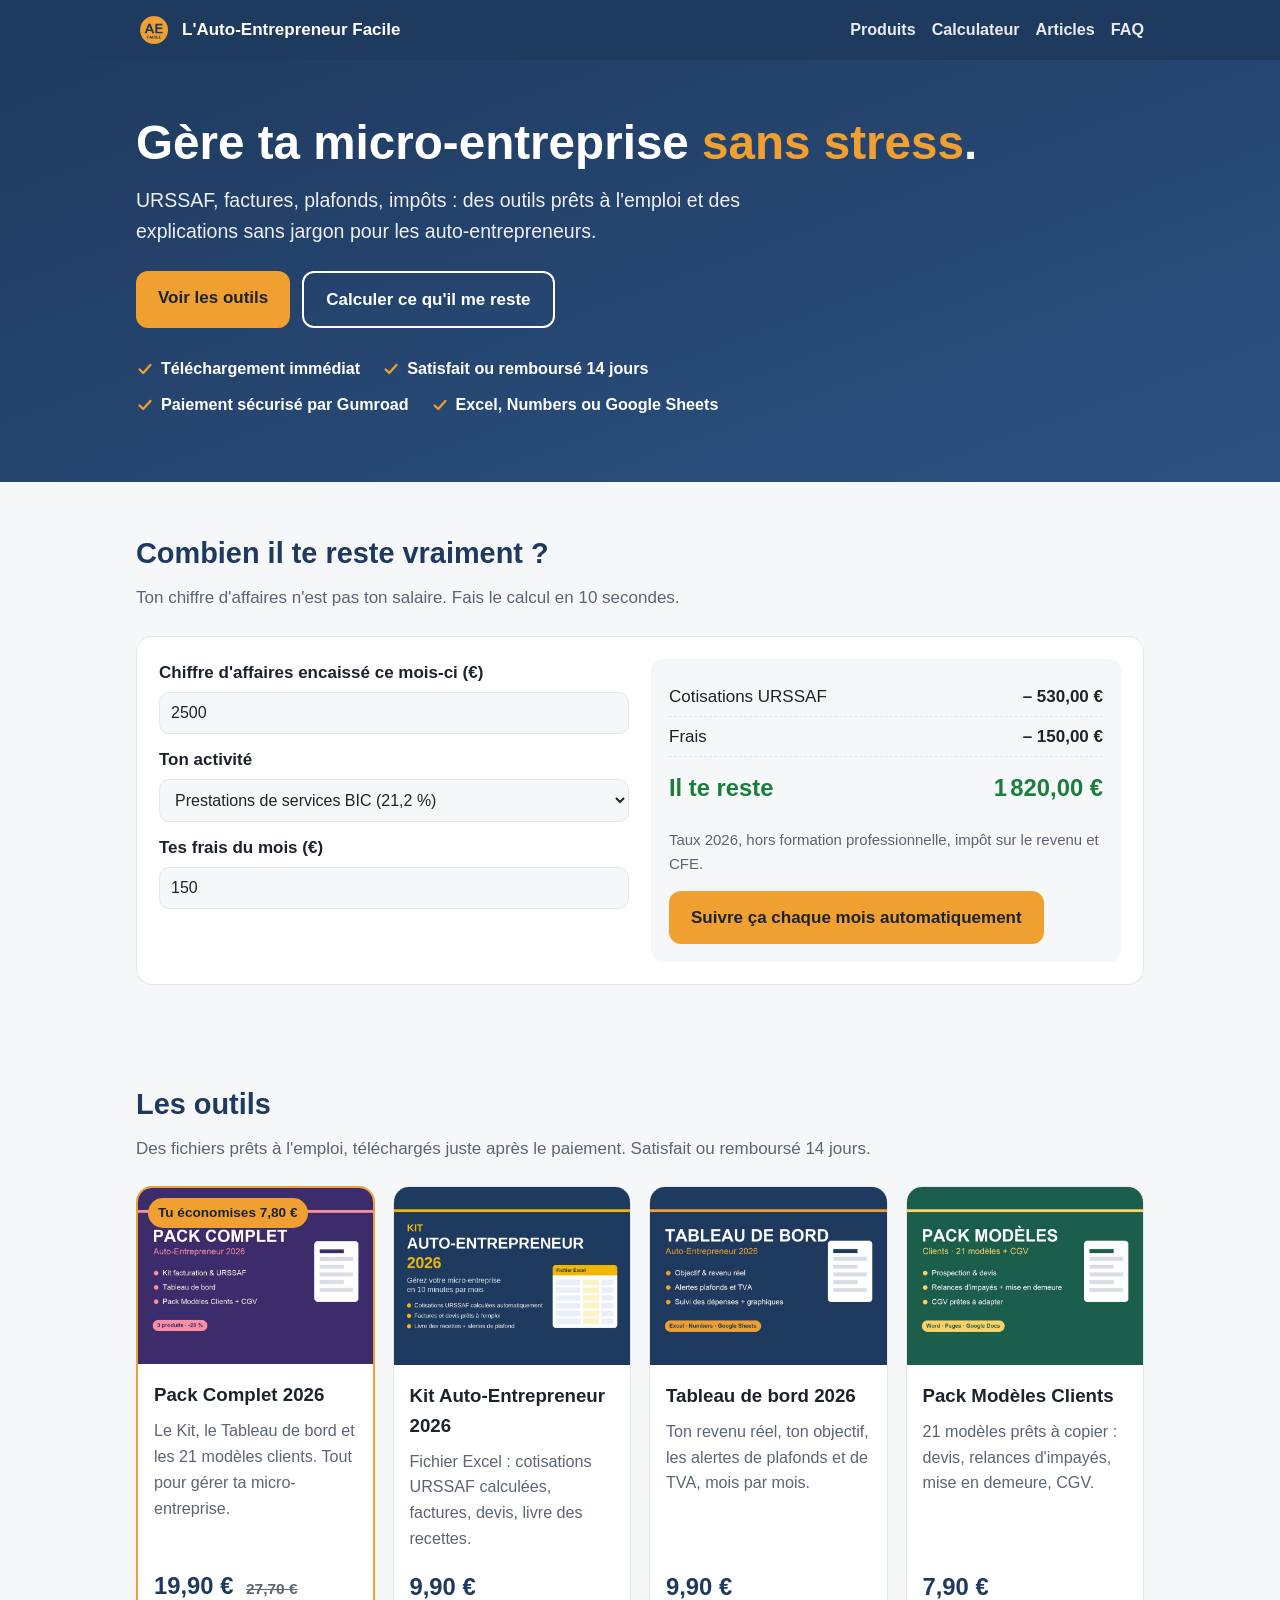
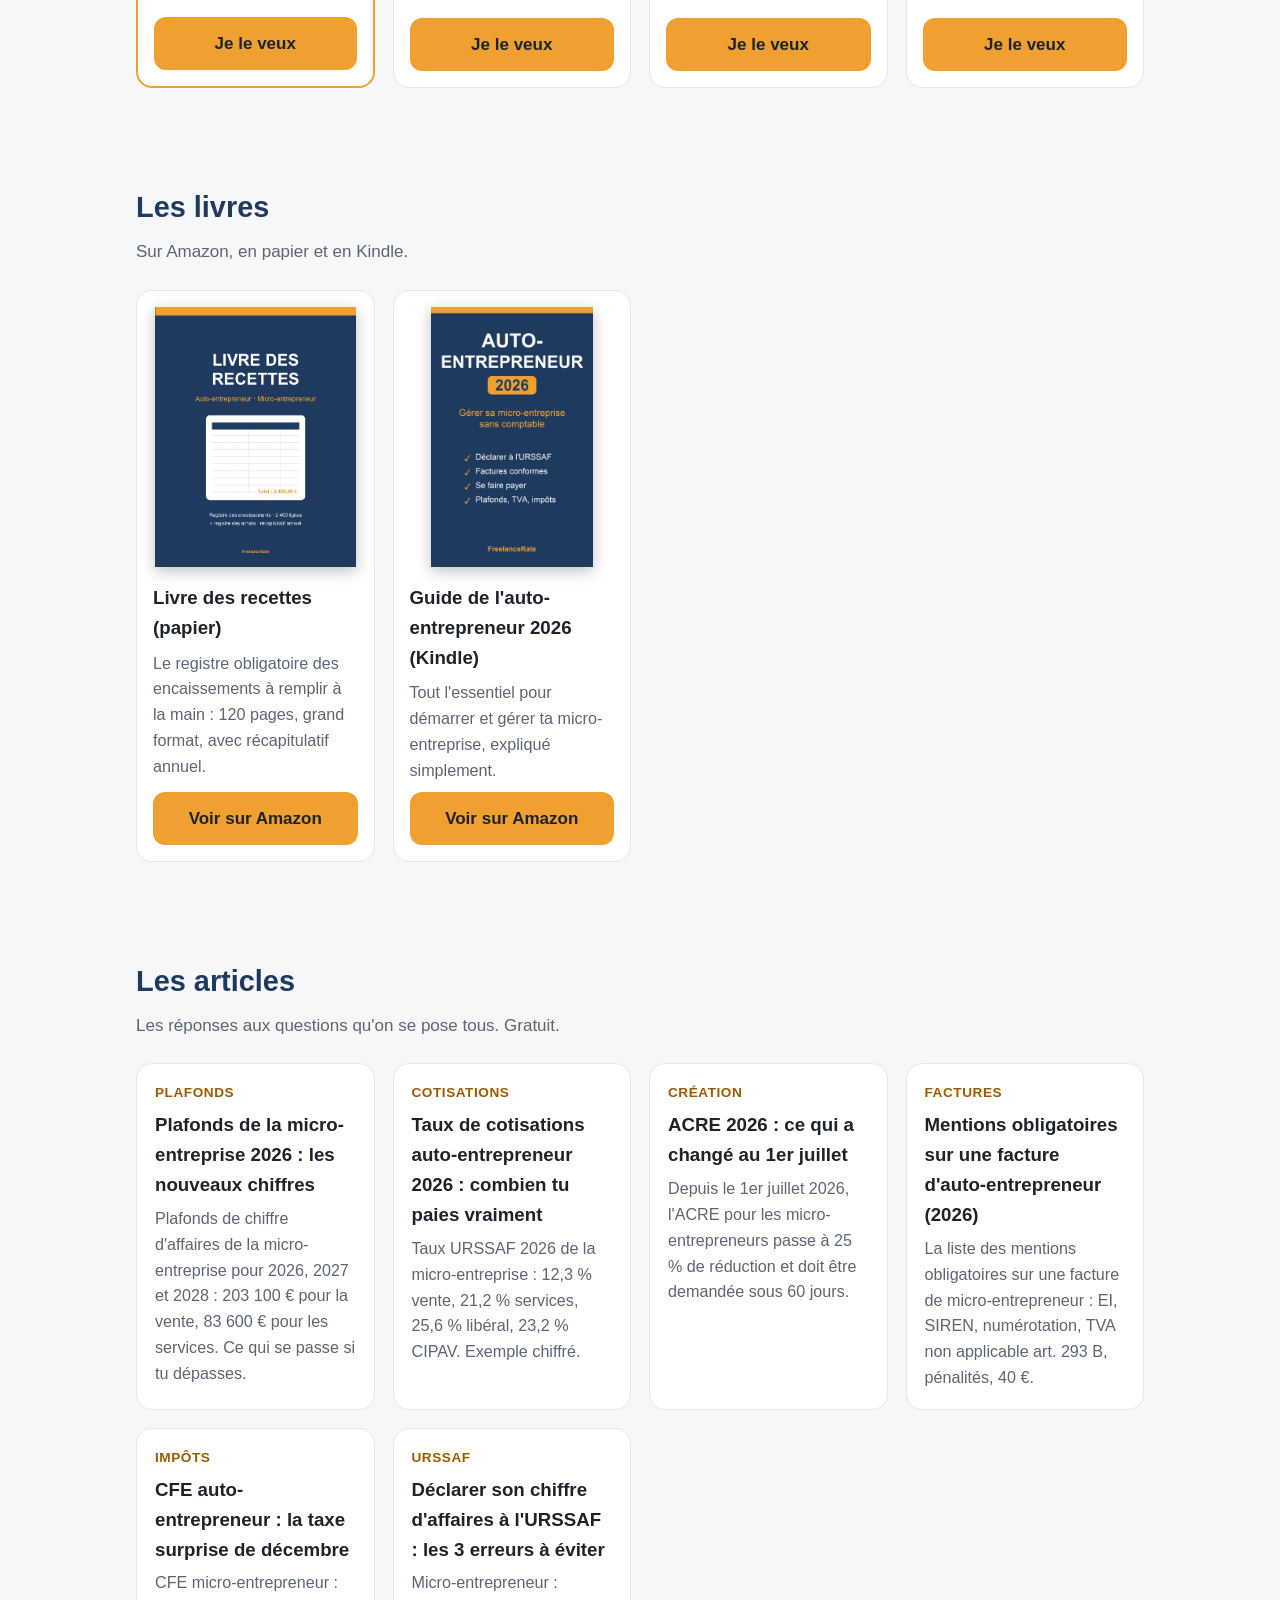
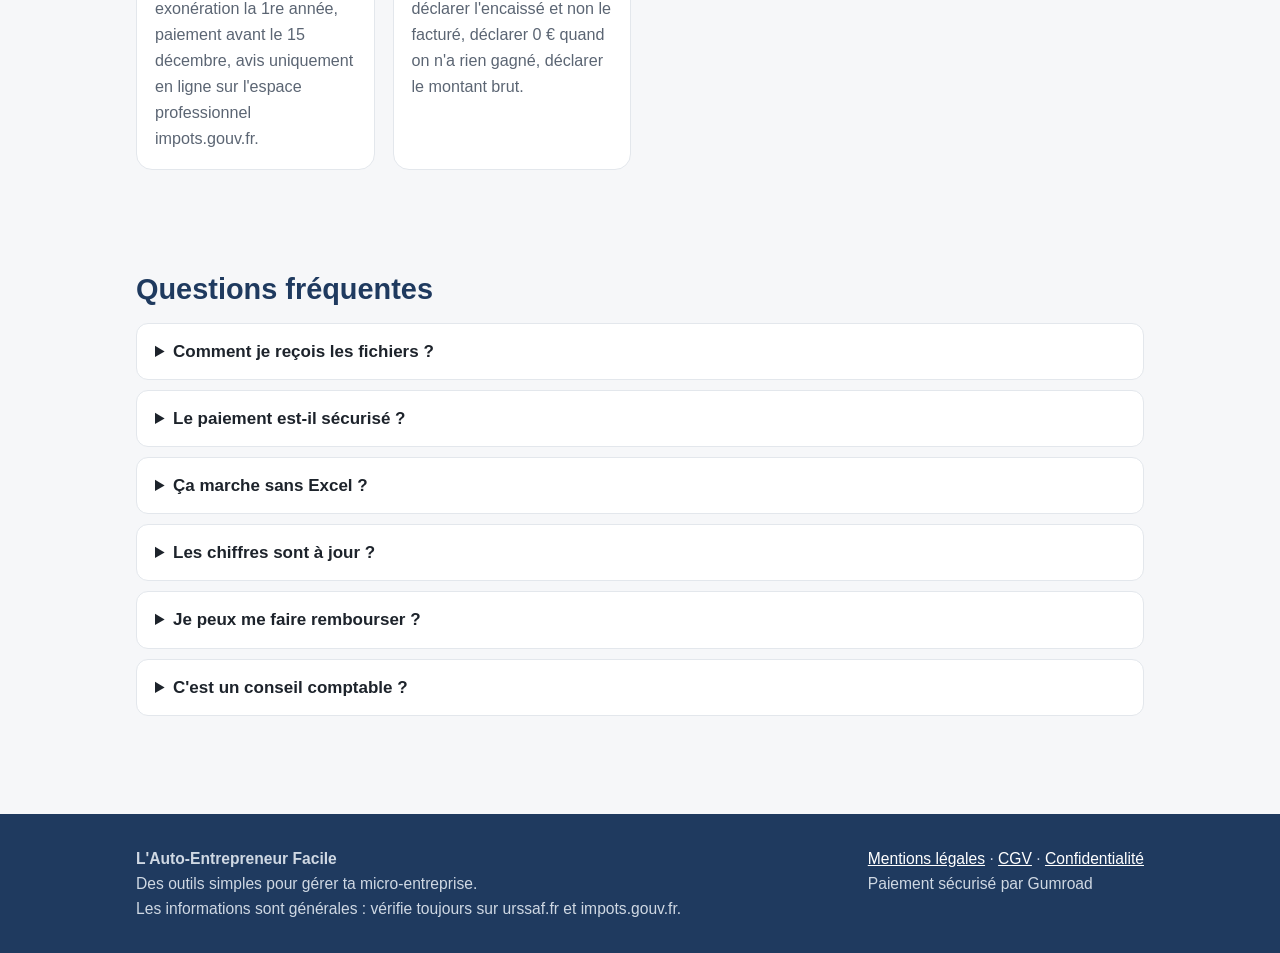
<file: index.html>
<!doctype html>
<html lang="fr">
<head>
<meta name="google-site-verification" content="Zm04ytXEnK3BwHYO52uiVLaVrvBidIIVtzn3R3EPt7Q" />
<meta charset="utf-8">
<meta name="viewport" content="width=device-width, initial-scale=1">
<title>L'Auto-Entrepreneur Facile : outils et conseils pour micro-entrepreneurs</title>
<meta name="description" content="Outils prêts à l'emploi (Excel URSSAF, factures, tableau de bord, modèles clients) et articles sans jargon pour gérer ta micro-entreprise en 2026.">
<link rel="canonical" href="https://kartel97.github.io/ae-facile/">
<meta property="og:title" content="L'Auto-Entrepreneur Facile : outils et conseils pour micro-entrepreneurs">
<meta property="og:description" content="Outils prêts à l'emploi (Excel URSSAF, factures, tableau de bord, modèles clients) et articles sans jargon pour gérer ta micro-entreprise en 2026.">
<meta property="og:type" content="website">
<meta property="og:url" content="https://kartel97.github.io/ae-facile/">
<meta property="og:image" content="https://kartel97.github.io/ae-facile/img/partage.jpg">
<meta name="twitter:card" content="summary_large_image">
<link rel="icon" href="favicon.png">
<link rel="stylesheet" href="style.css">
<script type="application/ld+json">{"@context":"https://schema.org","@type":"WebSite","name":"L'Auto-Entrepreneur Facile","url":"https://kartel97.github.io/ae-facile/"}</script>
</head>
<body>
<header><div class="wrap">
<a class="logo" href="index.html"><img src="img/logo.png" alt="">L'Auto-Entrepreneur Facile</a>
<nav><a href="index.html#produits">Produits</a><a href="index.html#calcul">Calculateur</a><a href="index.html#articles">Articles</a><a href="index.html#faq">FAQ</a></nav>
</div></header>
<div class="hero"><div class="wrap">
<h1>Gère ta micro-entreprise <span class="accent">sans stress</span>.</h1>
<p>URSSAF, factures, plafonds, impôts : des outils prêts à l'emploi et des explications sans jargon pour les auto-entrepreneurs.</p>
<div class="btns"><a class="btn" href="#produits">Voir les outils</a><a class="btn sec" href="#calcul">Calculer ce qu'il me reste</a></div>
<ul class="confiance"><li><svg aria-hidden="true" viewBox="0 0 20 20" width="18" height="18"><path d="M4 10.5l4 4 8-9" fill="none" stroke="currentColor" stroke-width="2.5" stroke-linecap="round" stroke-linejoin="round"/></svg>Téléchargement immédiat</li><li><svg aria-hidden="true" viewBox="0 0 20 20" width="18" height="18"><path d="M4 10.5l4 4 8-9" fill="none" stroke="currentColor" stroke-width="2.5" stroke-linecap="round" stroke-linejoin="round"/></svg>Satisfait ou remboursé 14 jours</li><li><svg aria-hidden="true" viewBox="0 0 20 20" width="18" height="18"><path d="M4 10.5l4 4 8-9" fill="none" stroke="currentColor" stroke-width="2.5" stroke-linecap="round" stroke-linejoin="round"/></svg>Paiement sécurisé par Gumroad</li><li><svg aria-hidden="true" viewBox="0 0 20 20" width="18" height="18"><path d="M4 10.5l4 4 8-9" fill="none" stroke="currentColor" stroke-width="2.5" stroke-linecap="round" stroke-linejoin="round"/></svg>Excel, Numbers ou Google Sheets</li></ul>
</div></div>

<section id="calcul"><div class="wrap">
<h2>Combien il te reste vraiment ?</h2>
<p class="sous">Ton chiffre d'affaires n'est pas ton salaire. Fais le calcul en 10 secondes.</p>
<div class="calc">
<div>
<label>Chiffre d'affaires encaissé ce mois-ci (€)<input id="ca" type="number" inputmode="decimal" value="2500"></label>
<label>Ton activité<select id="taux">
<option value="0.123">Vente de marchandises (12,3 %)</option>
<option value="0.212" selected>Prestations de services BIC (21,2 %)</option>
<option value="0.256">Profession libérale (25,6 %)</option>
<option value="0.232">Libéral CIPAV (23,2 %)</option></select></label>
<label>Tes frais du mois (€)<input id="frais" type="number" inputmode="decimal" value="150"></label>
</div>
<div class="res">
<div class="l"><span>Cotisations URSSAF</span><b id="r-cot">–</b></div>
<div class="l"><span>Frais</span><b id="r-frais">–</b></div>
<div class="l total"><span>Il te reste</span><span id="r-reste">–</span></div>
<p style="color:var(--gris);font-size:.88em">Taux 2026, hors formation professionnelle, impôt sur le revenu et CFE.</p>
<a class="btn" href="https://kartel97.gumroad.com/l/moonu" target="_blank" rel="noopener">Suivre ça chaque mois automatiquement</a>
</div></div></div></section>

<section id="produits"><div class="wrap">
<h2>Les outils</h2>
<p class="sous">Des fichiers prêts à l'emploi, téléchargés juste après le paiement. Satisfait ou remboursé 14 jours.</p>
<div class="grille">
<div class="carte vedette"><span class="badge">Tu économises 7,80 €</span>
<img src="img/pack.jpg" alt="Pack Complet 2026" loading="lazy" width="800" height="600">
<div class="corps"><h3>Pack Complet 2026</h3><p>Le Kit, le Tableau de bord et les 21 modèles clients. Tout pour gérer ta micro-entreprise.</p>
<div class="achat"><div class="prix">19,90 € <s>27,70 €</s></div>
<a class="btn" href="https://kartel97.gumroad.com/l/moonu" target="_blank" rel="noopener">Je le veux</a></div></div></div>
<div class="carte">
<img src="img/kit.jpg" alt="Kit Auto-Entrepreneur 2026" loading="lazy" width="800" height="600">
<div class="corps"><h3>Kit Auto-Entrepreneur 2026</h3><p>Fichier Excel : cotisations URSSAF calculées, factures, devis, livre des recettes.</p>
<div class="achat"><div class="prix">9,90 €</div>
<a class="btn" href="https://kartel97.gumroad.com/l/obrjij" target="_blank" rel="noopener">Je le veux</a></div></div></div>
<div class="carte">
<img src="img/tableau.jpg" alt="Tableau de bord 2026" loading="lazy" width="800" height="600">
<div class="corps"><h3>Tableau de bord 2026</h3><p>Ton revenu réel, ton objectif, les alertes de plafonds et de TVA, mois par mois.</p>
<div class="achat"><div class="prix">9,90 €</div>
<a class="btn" href="https://kartel97.gumroad.com/l/eqirx" target="_blank" rel="noopener">Je le veux</a></div></div></div>
<div class="carte">
<img src="img/modeles.jpg" alt="Pack Modèles Clients" loading="lazy" width="800" height="600">
<div class="corps"><h3>Pack Modèles Clients</h3><p>21 modèles prêts à copier : devis, relances d'impayés, mise en demeure, CGV.</p>
<div class="achat"><div class="prix">7,90 €</div>
<a class="btn" href="https://kartel97.gumroad.com/l/grido" target="_blank" rel="noopener">Je le veux</a></div></div></div>
</div></div></section>

<section id="livres"><div class="wrap">
<h2>Les livres</h2>
<p class="sous">Sur Amazon, en papier et en Kindle.</p>
<div class="grille">
<div class="carte livre"><img src="img/livre-carnet.jpg" alt="Livre des recettes auto-entrepreneur" loading="lazy">
<div class="corps"><h3>Livre des recettes (papier)</h3><p>Le registre obligatoire des encaissements à remplir à la main : 120 pages, grand format, avec récapitulatif annuel.</p>
<a class="btn" href="https://www.amazon.fr/dp/B0HNXX6VR6" target="_blank" rel="noopener">Voir sur Amazon</a></div></div>
<div class="carte livre"><img src="img/livre-kindle.jpg" alt="Guide Kindle auto-entrepreneur 2026" loading="lazy">
<div class="corps"><h3>Guide de l'auto-entrepreneur 2026 (Kindle)</h3><p>Tout l'essentiel pour démarrer et gérer ta micro-entreprise, expliqué simplement.</p>
<a class="btn" href="https://www.amazon.fr/dp/B0HNY9YD8W" target="_blank" rel="noopener">Voir sur Amazon</a></div></div>
</div></div></section>

<section id="articles"><div class="wrap">
<h2>Les articles</h2>
<p class="sous">Les réponses aux questions qu'on se pose tous. Gratuit.</p>
<div class="grille articles">
<a class="carte" href="articles/plafonds-micro-entreprise-2026.html"><span class="tag">Plafonds</span><h3>Plafonds de la micro-entreprise 2026 : les nouveaux chiffres</h3><p>Plafonds de chiffre d'affaires de la micro-entreprise pour 2026, 2027 et 2028 : 203 100 € pour la vente, 83 600 € pour les services. Ce qui se passe si tu dépasses.</p></a>
<a class="carte" href="articles/taux-cotisations-auto-entrepreneur-2026.html"><span class="tag">Cotisations</span><h3>Taux de cotisations auto-entrepreneur 2026 : combien tu paies vraiment</h3><p>Taux URSSAF 2026 de la micro-entreprise : 12,3 % vente, 21,2 % services, 25,6 % libéral, 23,2 % CIPAV. Exemple chiffré.</p></a>
<a class="carte" href="articles/acre-2026-ce-qui-change.html"><span class="tag">Création</span><h3>ACRE 2026 : ce qui a changé au 1er juillet</h3><p>Depuis le 1er juillet 2026, l'ACRE pour les micro-entrepreneurs passe à 25 % de réduction et doit être demandée sous 60 jours.</p></a>
<a class="carte" href="articles/mentions-obligatoires-facture-auto-entrepreneur.html"><span class="tag">Factures</span><h3>Mentions obligatoires sur une facture d'auto-entrepreneur (2026)</h3><p>La liste des mentions obligatoires sur une facture de micro-entrepreneur : EI, SIREN, numérotation, TVA non applicable art. 293 B, pénalités, 40 €.</p></a>
<a class="carte" href="articles/cfe-auto-entrepreneur.html"><span class="tag">Impôts</span><h3>CFE auto-entrepreneur : la taxe surprise de décembre</h3><p>CFE micro-entrepreneur : exonération la 1re année, paiement avant le 15 décembre, avis uniquement en ligne sur l'espace professionnel impots.gouv.fr.</p></a>
<a class="carte" href="articles/declarer-chiffre-affaires-urssaf.html"><span class="tag">URSSAF</span><h3>Déclarer son chiffre d'affaires à l'URSSAF : les 3 erreurs à éviter</h3><p>Micro-entrepreneur : déclarer l'encaissé et non le facturé, déclarer 0 € quand on n'a rien gagné, déclarer le montant brut.</p></a>
</div></div></section>

<section id="faq"><div class="wrap">
<h2>Questions fréquentes</h2>
<details><summary>Comment je reçois les fichiers ?</summary><p>Juste après le paiement, tu reçois un lien de téléchargement par e-mail, et le fichier est aussi disponible dans ta bibliothèque Gumroad.</p></details>
<details><summary>Le paiement est-il sécurisé ?</summary><p>Oui. Le paiement se fait sur Gumroad, une plateforme spécialisée dans la vente de produits numériques. Nous ne voyons jamais tes coordonnées bancaires.</p></details>
<details><summary>Ça marche sans Excel ?</summary><p>Oui : les fichiers s'ouvrent avec Excel, avec Numbers sur Mac et avec Google Sheets, qui est gratuit.</p></details>
<details><summary>Les chiffres sont à jour ?</summary><p>Les fichiers 2026 utilisent les taux et plafonds en vigueur en 2026. Les taux sont dans des cases modifiables, pour que tu puisses les mettre à jour toi-même.</p></details>
<details><summary>Je peux me faire rembourser ?</summary><p>Oui : si l'outil ne te convient pas, écris-nous dans les 14 jours suivant l'achat et on te rembourse, sans justification. Et si un fichier ne s'ouvre pas, on le remplace.</p></details>
<details><summary>C'est un conseil comptable ?</summary><p>Non. Ce sont des outils pratiques et des informations générales. Pour un cas particulier, renseigne-toi auprès de l'URSSAF, des impôts ou d'un expert-comptable.</p></details>
</div></section>

<script>
function eur(x){return x.toLocaleString('fr-FR',{style:'currency',currency:'EUR'})}
function calc(){
  var ca=parseFloat(document.getElementById('ca').value)||0,
      t=parseFloat(document.getElementById('taux').value),
      f=parseFloat(document.getElementById('frais').value)||0,
      cot=Math.round(ca*t);
  document.getElementById('r-cot').textContent='– '+eur(cot);
  document.getElementById('r-frais').textContent='– '+eur(f);
  document.getElementById('r-reste').textContent=eur(ca-cot-f);
}
['ca','taux','frais'].forEach(function(i){document.getElementById(i).addEventListener('input',calc)});
calc();
</script>
<footer><div class="wrap">
<div><b>L'Auto-Entrepreneur Facile</b><br>Des outils simples pour gérer ta micro-entreprise.<br>Les informations sont générales : vérifie toujours sur urssaf.fr et impots.gouv.fr.</div>
<div><a href="mentions-legales.html">Mentions légales</a> · <a href="cgv.html">CGV</a> · <a href="confidentialite.html">Confidentialité</a><br>Paiement sécurisé par Gumroad</div>
</div></footer>
</body>
</html>
</file>
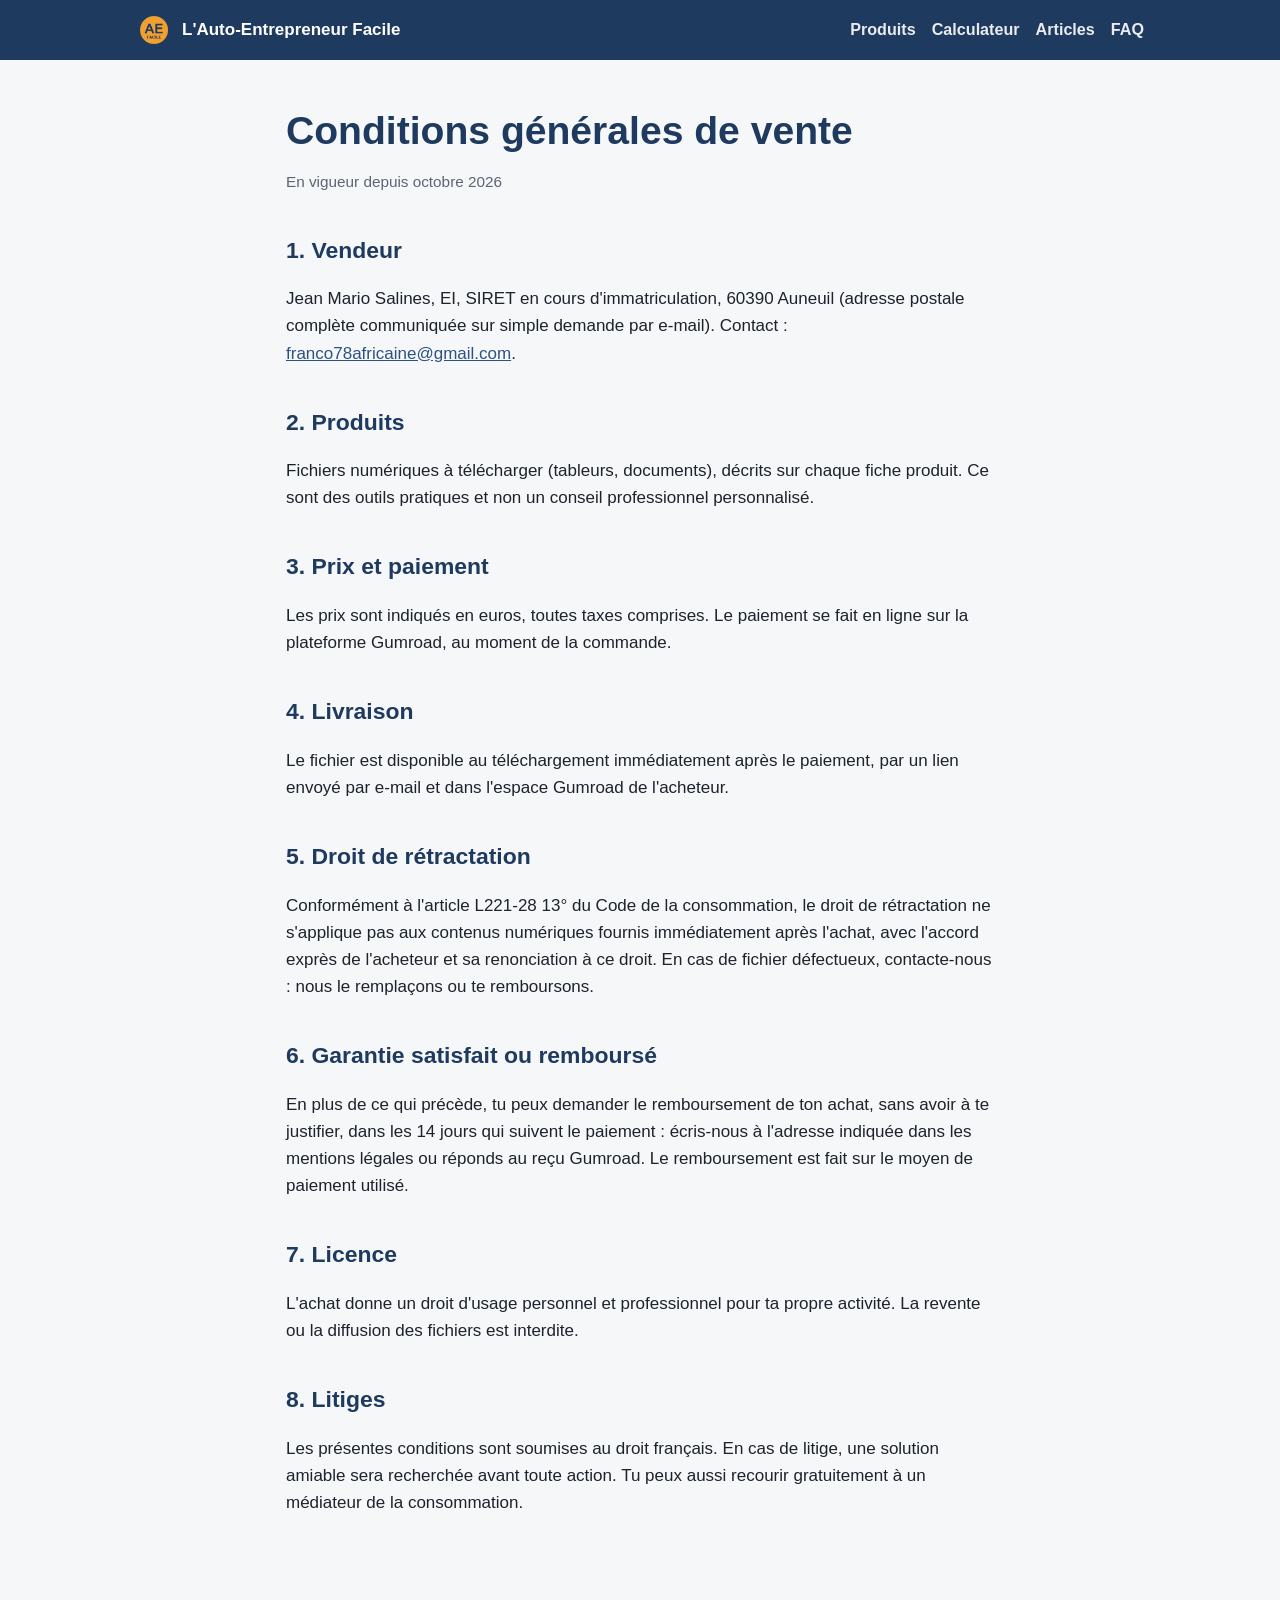
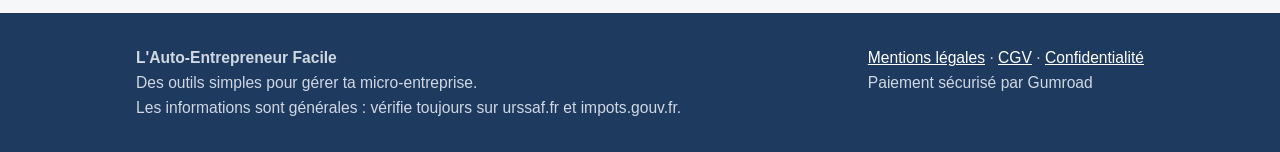
<file: cgv.html>
<!doctype html>
<html lang="fr">
<head>
<meta charset="utf-8">
<meta name="viewport" content="width=device-width, initial-scale=1">
<title>Conditions générales de vente · L'Auto-Entrepreneur Facile</title>
<meta name="description" content="Conditions générales de vente">
<link rel="canonical" href="https://kartel97.github.io/ae-facile/cgv.html">
<meta property="og:title" content="Conditions générales de vente · L'Auto-Entrepreneur Facile">
<meta property="og:description" content="Conditions générales de vente">
<meta property="og:type" content="website">
<meta property="og:url" content="https://kartel97.github.io/ae-facile/cgv.html">
<meta property="og:image" content="https://kartel97.github.io/ae-facile/img/partage.jpg">
<meta name="twitter:card" content="summary_large_image">
<link rel="icon" href="favicon.png">
<link rel="stylesheet" href="style.css">

</head>
<body>
<header><div class="wrap">
<a class="logo" href="index.html"><img src="img/logo.png" alt="">L'Auto-Entrepreneur Facile</a>
<nav><a href="index.html#produits">Produits</a><a href="index.html#calcul">Calculateur</a><a href="index.html#articles">Articles</a><a href="index.html#faq">FAQ</a></nav>
</div></header>
<article class="article"><h1>Conditions générales de vente</h1><p class="maj">En vigueur depuis octobre 2026</p>
<h2>1. Vendeur</h2><p>Jean Mario Salines, EI, SIRET en cours d'immatriculation, 60390 Auneuil (adresse postale complète communiquée sur simple demande par e-mail). Contact : <a href="mailto:franco78africaine@gmail.com">franco78africaine@gmail.com</a>.</p>
<h2>2. Produits</h2><p>Fichiers numériques à télécharger (tableurs, documents), décrits sur chaque fiche produit. Ce sont des outils pratiques et non un conseil professionnel personnalisé.</p>
<h2>3. Prix et paiement</h2><p>Les prix sont indiqués en euros, toutes taxes comprises. Le paiement se fait en ligne sur la plateforme Gumroad, au moment de la commande.</p>
<h2>4. Livraison</h2><p>Le fichier est disponible au téléchargement immédiatement après le paiement, par un lien envoyé par e-mail et dans l'espace Gumroad de l'acheteur.</p>
<h2>5. Droit de rétractation</h2><p>Conformément à l'article L221-28 13° du Code de la consommation, le droit de rétractation ne s'applique pas aux contenus numériques fournis immédiatement après l'achat, avec l'accord exprès de l'acheteur et sa renonciation à ce droit. En cas de fichier défectueux, contacte-nous : nous le remplaçons ou te remboursons.</p>
<h2>6. Garantie satisfait ou remboursé</h2><p>En plus de ce qui précède, tu peux demander le remboursement de ton achat, sans avoir à te justifier, dans les 14 jours qui suivent le paiement : écris-nous à l'adresse indiquée dans les mentions légales ou réponds au reçu Gumroad. Le remboursement est fait sur le moyen de paiement utilisé.</p>
<h2>7. Licence</h2><p>L'achat donne un droit d'usage personnel et professionnel pour ta propre activité. La revente ou la diffusion des fichiers est interdite.</p>
<h2>8. Litiges</h2><p>Les présentes conditions sont soumises au droit français. En cas de litige, une solution amiable sera recherchée avant toute action. Tu peux aussi recourir gratuitement à un médiateur de la consommation.</p></article>
<footer><div class="wrap">
<div><b>L'Auto-Entrepreneur Facile</b><br>Des outils simples pour gérer ta micro-entreprise.<br>Les informations sont générales : vérifie toujours sur urssaf.fr et impots.gouv.fr.</div>
<div><a href="mentions-legales.html">Mentions légales</a> · <a href="cgv.html">CGV</a> · <a href="confidentialite.html">Confidentialité</a><br>Paiement sécurisé par Gumroad</div>
</div></footer>
</body>
</html>
</file>
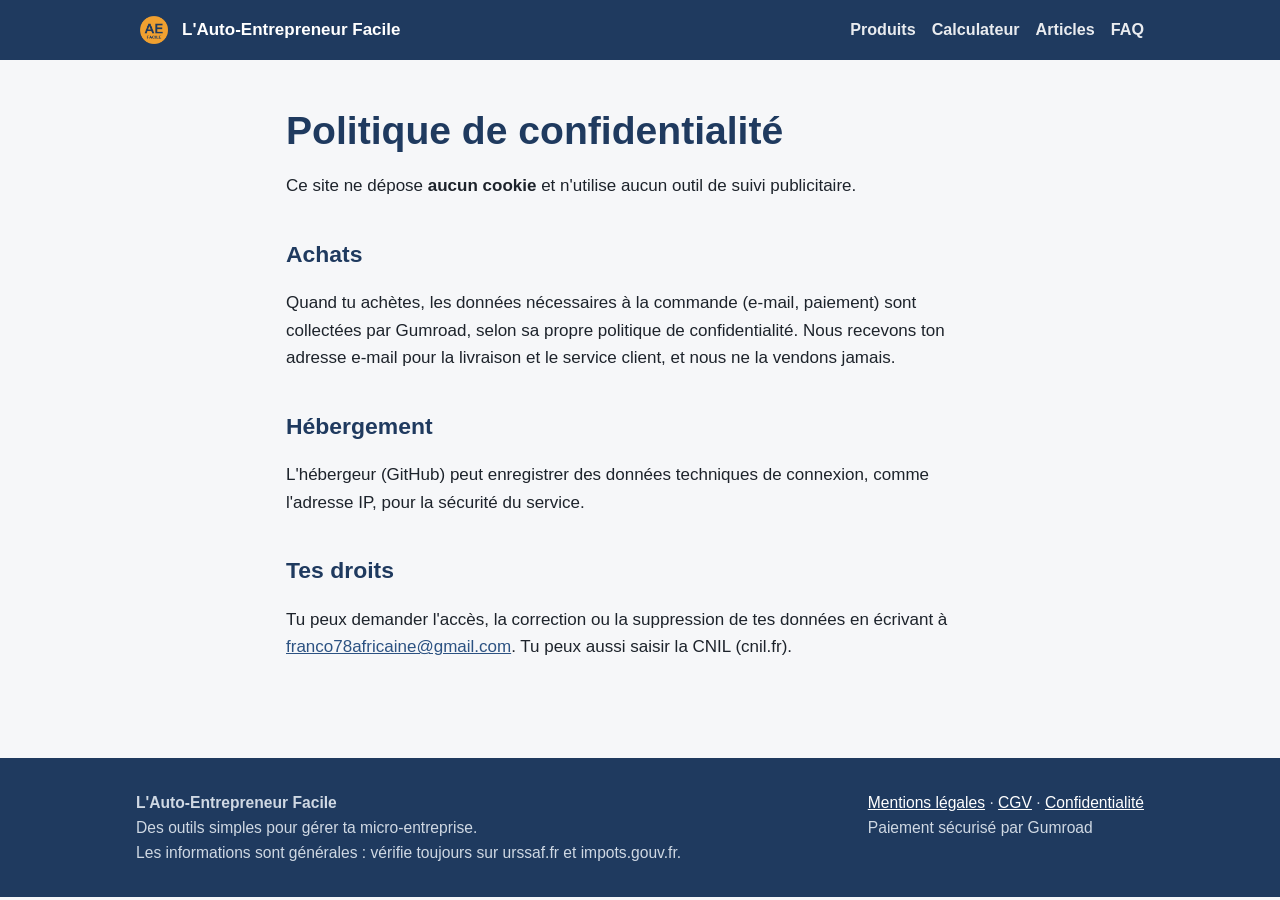
<file: confidentialite.html>
<!doctype html>
<html lang="fr">
<head>
<meta charset="utf-8">
<meta name="viewport" content="width=device-width, initial-scale=1">
<title>Politique de confidentialité · L'Auto-Entrepreneur Facile</title>
<meta name="description" content="Politique de confidentialité">
<link rel="canonical" href="https://kartel97.github.io/ae-facile/confidentialite.html">
<meta property="og:title" content="Politique de confidentialité · L'Auto-Entrepreneur Facile">
<meta property="og:description" content="Politique de confidentialité">
<meta property="og:type" content="website">
<meta property="og:url" content="https://kartel97.github.io/ae-facile/confidentialite.html">
<meta property="og:image" content="https://kartel97.github.io/ae-facile/img/partage.jpg">
<meta name="twitter:card" content="summary_large_image">
<link rel="icon" href="favicon.png">
<link rel="stylesheet" href="style.css">

</head>
<body>
<header><div class="wrap">
<a class="logo" href="index.html"><img src="img/logo.png" alt="">L'Auto-Entrepreneur Facile</a>
<nav><a href="index.html#produits">Produits</a><a href="index.html#calcul">Calculateur</a><a href="index.html#articles">Articles</a><a href="index.html#faq">FAQ</a></nav>
</div></header>
<article class="article"><h1>Politique de confidentialité</h1><p>Ce site ne dépose <b>aucun cookie</b> et n'utilise aucun outil de suivi publicitaire.</p>
<h2>Achats</h2><p>Quand tu achètes, les données nécessaires à la commande (e-mail, paiement) sont collectées par Gumroad, selon sa propre politique de confidentialité. Nous recevons ton adresse e-mail pour la livraison et le service client, et nous ne la vendons jamais.</p>
<h2>Hébergement</h2><p>L'hébergeur (GitHub) peut enregistrer des données techniques de connexion, comme l'adresse IP, pour la sécurité du service.</p>
<h2>Tes droits</h2><p>Tu peux demander l'accès, la correction ou la suppression de tes données en écrivant à <a href="mailto:franco78africaine@gmail.com">franco78africaine@gmail.com</a>. Tu peux aussi saisir la CNIL (cnil.fr).</p></article>
<footer><div class="wrap">
<div><b>L'Auto-Entrepreneur Facile</b><br>Des outils simples pour gérer ta micro-entreprise.<br>Les informations sont générales : vérifie toujours sur urssaf.fr et impots.gouv.fr.</div>
<div><a href="mentions-legales.html">Mentions légales</a> · <a href="cgv.html">CGV</a> · <a href="confidentialite.html">Confidentialité</a><br>Paiement sécurisé par Gumroad</div>
</div></footer>
</body>
</html>
</file>
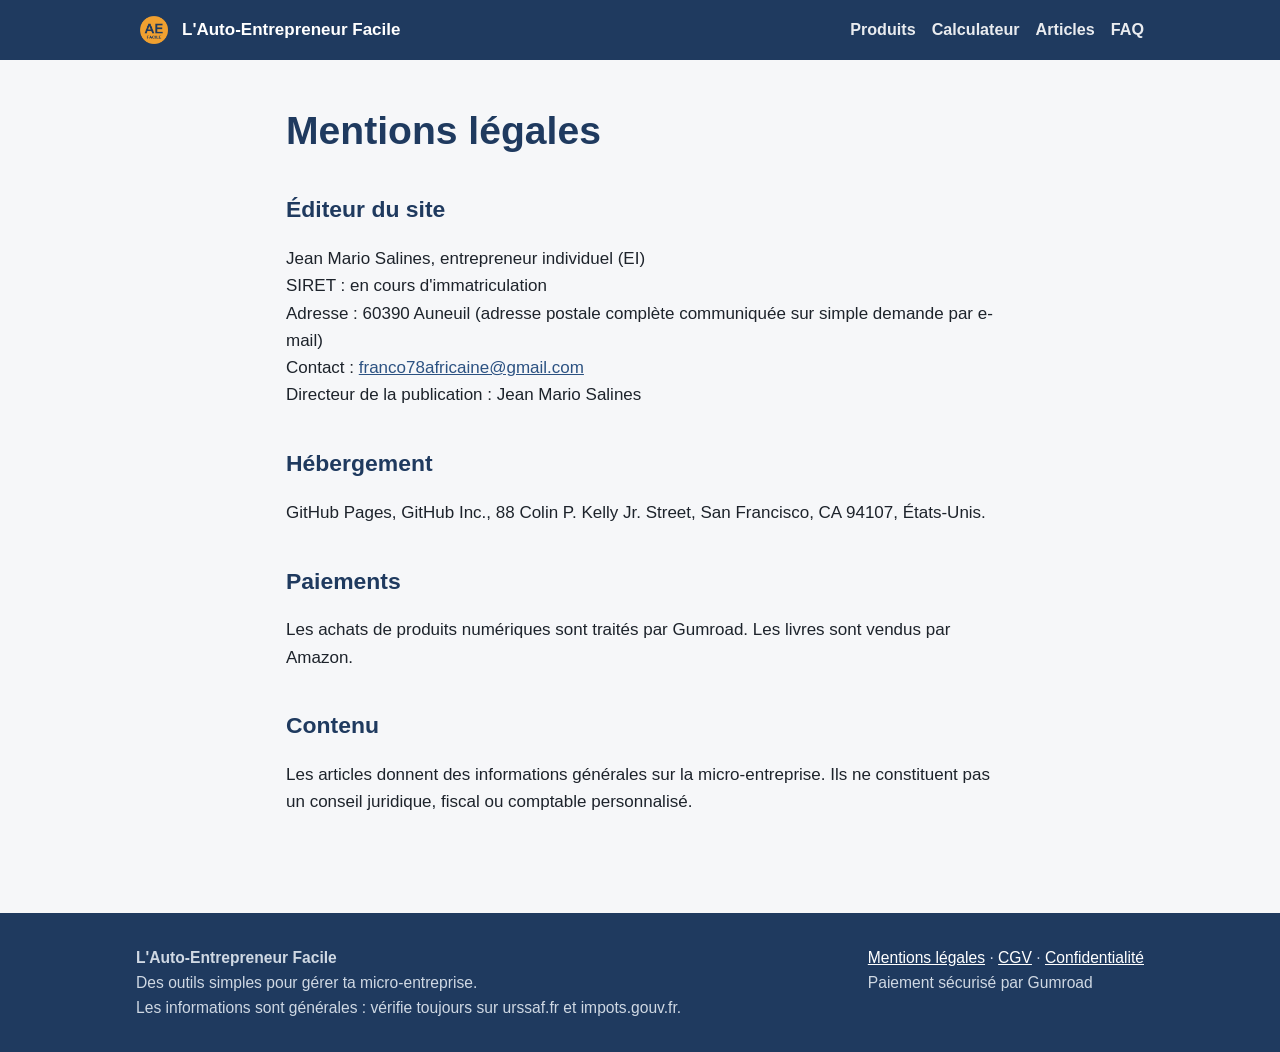
<file: mentions-legales.html>
<!doctype html>
<html lang="fr">
<head>
<meta charset="utf-8">
<meta name="viewport" content="width=device-width, initial-scale=1">
<title>Mentions légales · L'Auto-Entrepreneur Facile</title>
<meta name="description" content="Mentions légales">
<link rel="canonical" href="https://kartel97.github.io/ae-facile/mentions-legales.html">
<meta property="og:title" content="Mentions légales · L'Auto-Entrepreneur Facile">
<meta property="og:description" content="Mentions légales">
<meta property="og:type" content="website">
<meta property="og:url" content="https://kartel97.github.io/ae-facile/mentions-legales.html">
<meta property="og:image" content="https://kartel97.github.io/ae-facile/img/partage.jpg">
<meta name="twitter:card" content="summary_large_image">
<link rel="icon" href="favicon.png">
<link rel="stylesheet" href="style.css">

</head>
<body>
<header><div class="wrap">
<a class="logo" href="index.html"><img src="img/logo.png" alt="">L'Auto-Entrepreneur Facile</a>
<nav><a href="index.html#produits">Produits</a><a href="index.html#calcul">Calculateur</a><a href="index.html#articles">Articles</a><a href="index.html#faq">FAQ</a></nav>
</div></header>
<article class="article"><h1>Mentions légales</h1><h2>Éditeur du site</h2>
<p>Jean Mario Salines, entrepreneur individuel (EI)<br>SIRET : en cours d'immatriculation<br>Adresse : 60390 Auneuil (adresse postale complète communiquée sur simple demande par e-mail)<br>Contact : <a href="mailto:franco78africaine@gmail.com">franco78africaine@gmail.com</a><br>Directeur de la publication : Jean Mario Salines</p>
<h2>Hébergement</h2>
<p>GitHub Pages, GitHub Inc., 88 Colin P. Kelly Jr. Street, San Francisco, CA 94107, États-Unis.</p>
<h2>Paiements</h2>
<p>Les achats de produits numériques sont traités par Gumroad. Les livres sont vendus par Amazon.</p>
<h2>Contenu</h2>
<p>Les articles donnent des informations générales sur la micro-entreprise. Ils ne constituent pas un conseil juridique, fiscal ou comptable personnalisé.</p></article>
<footer><div class="wrap">
<div><b>L'Auto-Entrepreneur Facile</b><br>Des outils simples pour gérer ta micro-entreprise.<br>Les informations sont générales : vérifie toujours sur urssaf.fr et impots.gouv.fr.</div>
<div><a href="mentions-legales.html">Mentions légales</a> · <a href="cgv.html">CGV</a> · <a href="confidentialite.html">Confidentialité</a><br>Paiement sécurisé par Gumroad</div>
</div></footer>
</body>
</html>
</file>
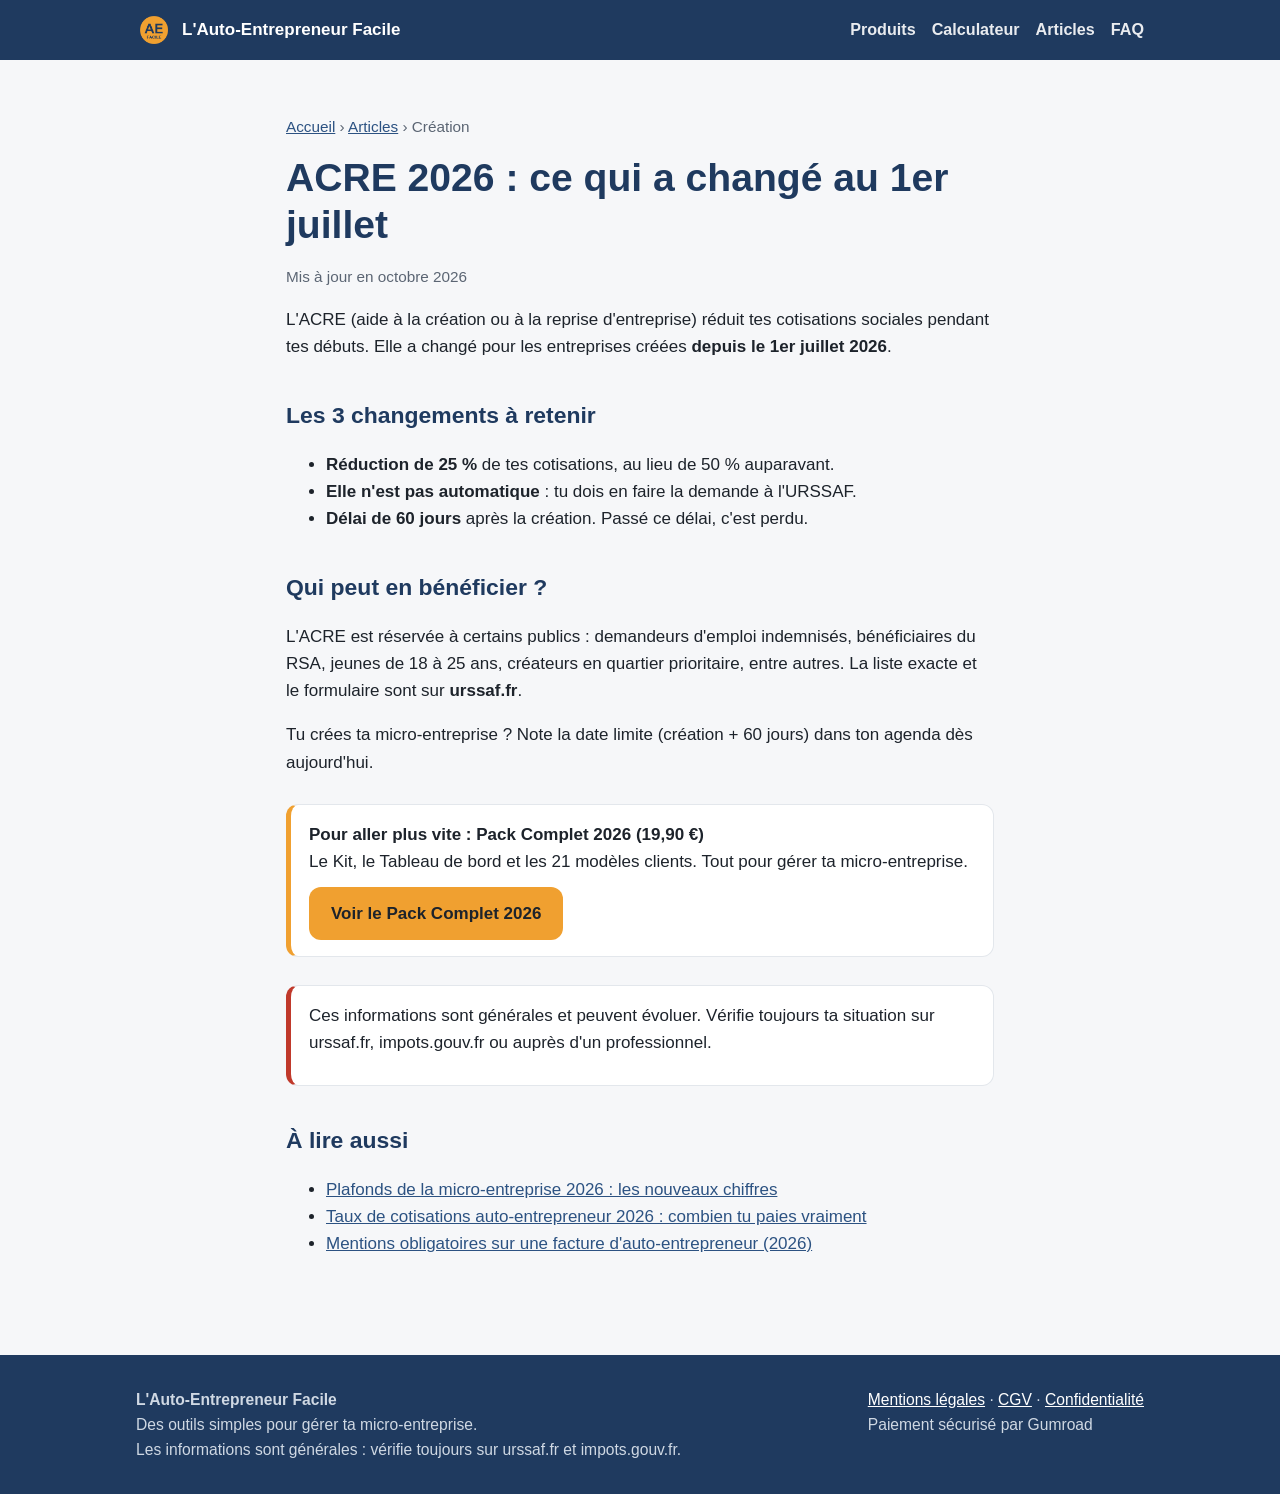
<file: articles/acre-2026-ce-qui-change.html>
<!doctype html>
<html lang="fr">
<head>
<meta charset="utf-8">
<meta name="viewport" content="width=device-width, initial-scale=1">
<title>ACRE 2026 : ce qui a changé au 1er juillet</title>
<meta name="description" content="Depuis le 1er juillet 2026, l'ACRE pour les micro-entrepreneurs passe à 25 % de réduction et doit être demandée sous 60 jours.">
<link rel="canonical" href="https://kartel97.github.io/ae-facile/articles/acre-2026-ce-qui-change.html">
<meta property="og:title" content="ACRE 2026 : ce qui a changé au 1er juillet">
<meta property="og:description" content="Depuis le 1er juillet 2026, l'ACRE pour les micro-entrepreneurs passe à 25 % de réduction et doit être demandée sous 60 jours.">
<meta property="og:type" content="website">
<meta property="og:url" content="https://kartel97.github.io/ae-facile/articles/acre-2026-ce-qui-change.html">
<meta property="og:image" content="https://kartel97.github.io/ae-facile/img/partage.jpg">
<meta name="twitter:card" content="summary_large_image">
<link rel="icon" href="../favicon.png">
<link rel="stylesheet" href="../style.css">
<script type="application/ld+json">{"@context":"https://schema.org","@type":"Article","headline":"ACRE 2026 : ce qui a changé au 1er juillet","description":"Depuis le 1er juillet 2026, l'ACRE pour les micro-entrepreneurs passe à 25 % de réduction et doit être demandée sous 60 jours.","inLanguage":"fr"}</script>
</head>
<body>
<header><div class="wrap">
<a class="logo" href="../index.html"><img src="../img/logo.png" alt="">L'Auto-Entrepreneur Facile</a>
<nav><a href="../index.html#produits">Produits</a><a href="../index.html#calcul">Calculateur</a><a href="../index.html#articles">Articles</a><a href="../index.html#faq">FAQ</a></nav>
</div></header>
<article class="article">
<p class="fil"><a href="../index.html">Accueil</a> › <a href="../index.html#articles">Articles</a> › Création</p>
<h1>ACRE 2026 : ce qui a changé au 1er juillet</h1>
<p class="maj">Mis à jour en octobre 2026</p>
<p>L'ACRE (aide à la création ou à la reprise d'entreprise) réduit tes cotisations sociales pendant tes débuts. Elle a changé pour les entreprises créées <b>depuis le 1er juillet 2026</b>.</p>
<h2>Les 3 changements à retenir</h2>
<ul><li><b>Réduction de 25 %</b> de tes cotisations, au lieu de 50 % auparavant.</li>
<li><b>Elle n'est pas automatique</b> : tu dois en faire la demande à l'URSSAF.</li>
<li><b>Délai de 60 jours</b> après la création. Passé ce délai, c'est perdu.</li></ul>
<h2>Qui peut en bénéficier ?</h2>
<p>L'ACRE est réservée à certains publics : demandeurs d'emploi indemnisés, bénéficiaires du RSA, jeunes de 18 à 25 ans, créateurs en quartier prioritaire, entre autres. La liste exacte et le formulaire sont sur <b>urssaf.fr</b>.</p>
<p>Tu crées ta micro-entreprise ? Note la date limite (création + 60 jours) dans ton agenda dès aujourd'hui.</p>
<div class="encart"><p><b>Pour aller plus vite : Pack Complet 2026 (19,90 €)</b><br>Le Kit, le Tableau de bord et les 21 modèles clients. Tout pour gérer ta micro-entreprise.</p>
<a class="btn" href="https://kartel97.gumroad.com/l/moonu" target="_blank" rel="noopener">Voir le Pack Complet 2026</a></div>
<div class="encart attention"><p>Ces informations sont générales et peuvent évoluer. Vérifie toujours ta situation sur urssaf.fr, impots.gouv.fr ou auprès d'un professionnel.</p></div>
<h2>À lire aussi</h2><ul><li><a href="plafonds-micro-entreprise-2026.html">Plafonds de la micro-entreprise 2026 : les nouveaux chiffres</a></li><li><a href="taux-cotisations-auto-entrepreneur-2026.html">Taux de cotisations auto-entrepreneur 2026 : combien tu paies vraiment</a></li><li><a href="mentions-obligatoires-facture-auto-entrepreneur.html">Mentions obligatoires sur une facture d'auto-entrepreneur (2026)</a></li></ul>
</article>
<footer><div class="wrap">
<div><b>L'Auto-Entrepreneur Facile</b><br>Des outils simples pour gérer ta micro-entreprise.<br>Les informations sont générales : vérifie toujours sur urssaf.fr et impots.gouv.fr.</div>
<div><a href="../mentions-legales.html">Mentions légales</a> · <a href="../cgv.html">CGV</a> · <a href="../confidentialite.html">Confidentialité</a><br>Paiement sécurisé par Gumroad</div>
</div></footer>
</body>
</html>
</file>
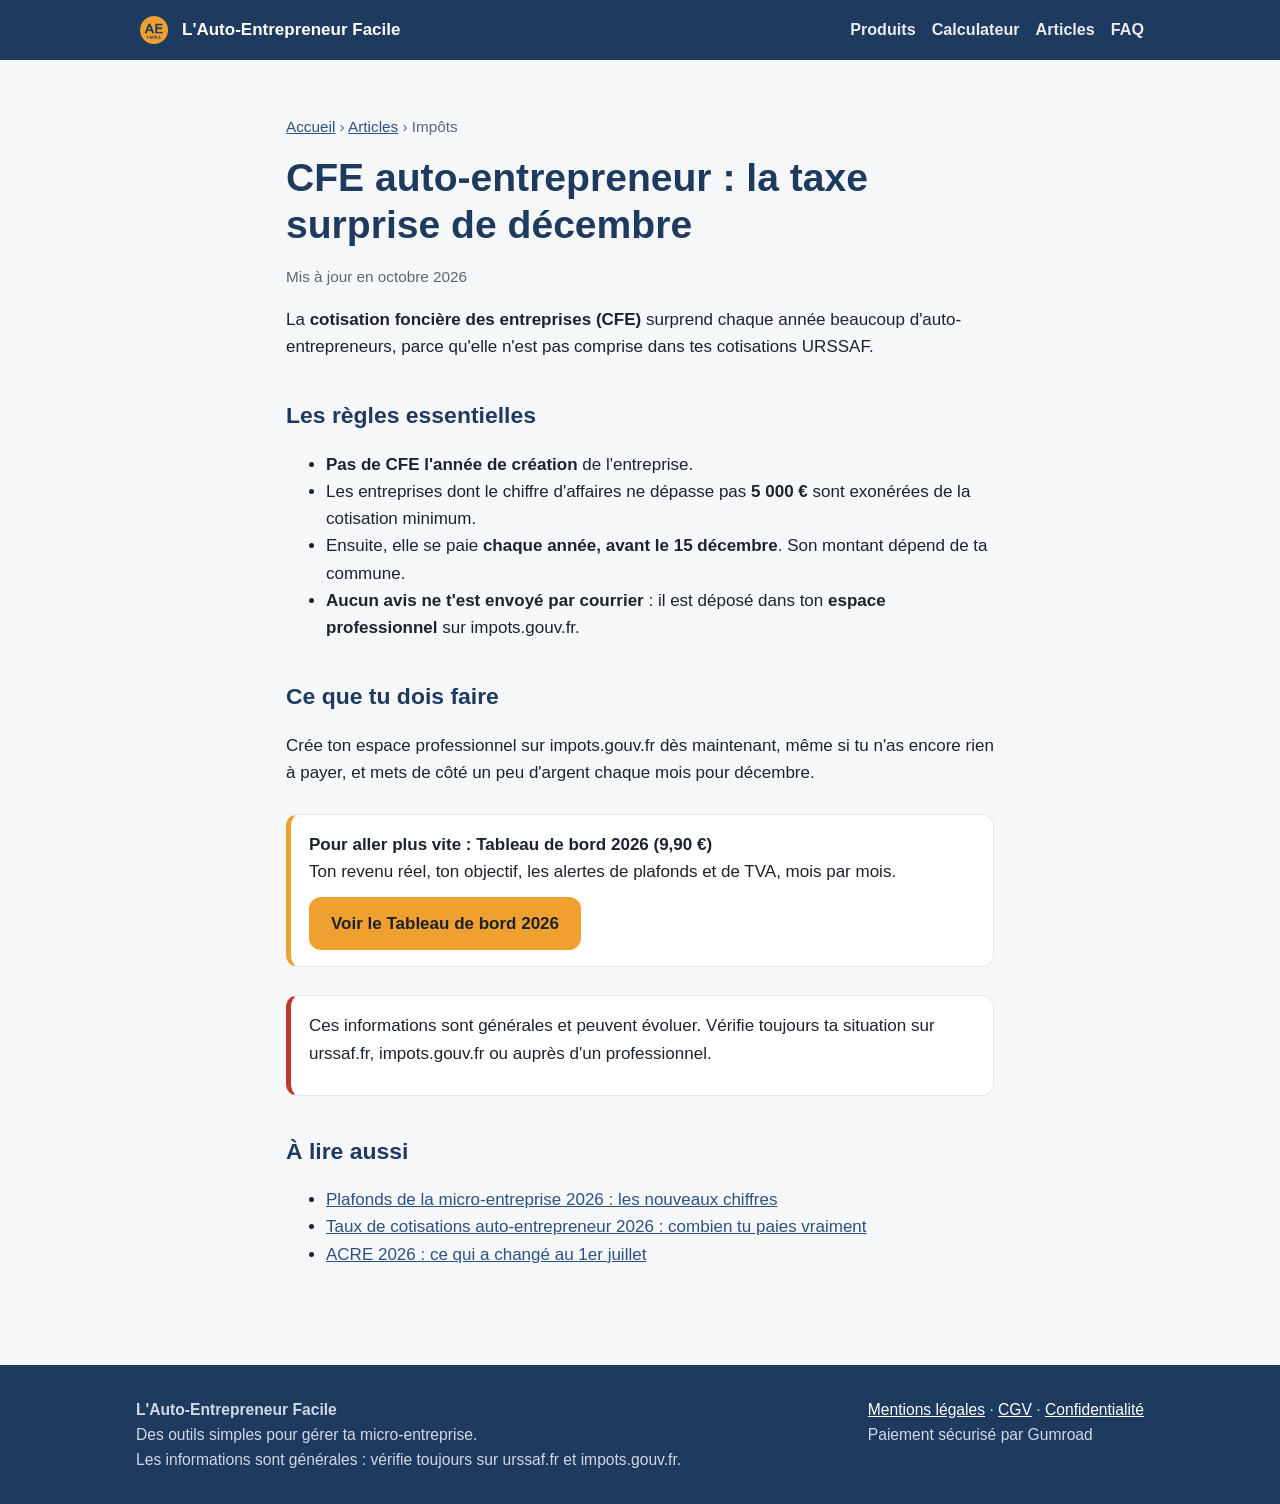
<file: articles/cfe-auto-entrepreneur.html>
<!doctype html>
<html lang="fr">
<head>
<meta charset="utf-8">
<meta name="viewport" content="width=device-width, initial-scale=1">
<title>CFE auto-entrepreneur : la taxe surprise de décembre</title>
<meta name="description" content="CFE micro-entrepreneur : exonération la 1re année, paiement avant le 15 décembre, avis uniquement en ligne sur l'espace professionnel impots.gouv.fr.">
<link rel="canonical" href="https://kartel97.github.io/ae-facile/articles/cfe-auto-entrepreneur.html">
<meta property="og:title" content="CFE auto-entrepreneur : la taxe surprise de décembre">
<meta property="og:description" content="CFE micro-entrepreneur : exonération la 1re année, paiement avant le 15 décembre, avis uniquement en ligne sur l'espace professionnel impots.gouv.fr.">
<meta property="og:type" content="website">
<meta property="og:url" content="https://kartel97.github.io/ae-facile/articles/cfe-auto-entrepreneur.html">
<meta property="og:image" content="https://kartel97.github.io/ae-facile/img/partage.jpg">
<meta name="twitter:card" content="summary_large_image">
<link rel="icon" href="../favicon.png">
<link rel="stylesheet" href="../style.css">
<script type="application/ld+json">{"@context":"https://schema.org","@type":"Article","headline":"CFE auto-entrepreneur : la taxe surprise de décembre","description":"CFE micro-entrepreneur : exonération la 1re année, paiement avant le 15 décembre, avis uniquement en ligne sur l'espace professionnel impots.gouv.fr.","inLanguage":"fr"}</script>
</head>
<body>
<header><div class="wrap">
<a class="logo" href="../index.html"><img src="../img/logo.png" alt="">L'Auto-Entrepreneur Facile</a>
<nav><a href="../index.html#produits">Produits</a><a href="../index.html#calcul">Calculateur</a><a href="../index.html#articles">Articles</a><a href="../index.html#faq">FAQ</a></nav>
</div></header>
<article class="article">
<p class="fil"><a href="../index.html">Accueil</a> › <a href="../index.html#articles">Articles</a> › Impôts</p>
<h1>CFE auto-entrepreneur : la taxe surprise de décembre</h1>
<p class="maj">Mis à jour en octobre 2026</p>
<p>La <b>cotisation foncière des entreprises (CFE)</b> surprend chaque année beaucoup d'auto-entrepreneurs, parce qu'elle n'est pas comprise dans tes cotisations URSSAF.</p>
<h2>Les règles essentielles</h2>
<ul><li><b>Pas de CFE l'année de création</b> de l'entreprise.</li>
<li>Les entreprises dont le chiffre d'affaires ne dépasse pas <b>5 000 €</b> sont exonérées de la cotisation minimum.</li>
<li>Ensuite, elle se paie <b>chaque année, avant le 15 décembre</b>. Son montant dépend de ta commune.</li>
<li><b>Aucun avis ne t'est envoyé par courrier</b> : il est déposé dans ton <b>espace professionnel</b> sur impots.gouv.fr.</li></ul>
<h2>Ce que tu dois faire</h2>
<p>Crée ton espace professionnel sur impots.gouv.fr dès maintenant, même si tu n'as encore rien à payer, et mets de côté un peu d'argent chaque mois pour décembre.</p>
<div class="encart"><p><b>Pour aller plus vite : Tableau de bord 2026 (9,90 €)</b><br>Ton revenu réel, ton objectif, les alertes de plafonds et de TVA, mois par mois.</p>
<a class="btn" href="https://kartel97.gumroad.com/l/eqirx" target="_blank" rel="noopener">Voir le Tableau de bord 2026</a></div>
<div class="encart attention"><p>Ces informations sont générales et peuvent évoluer. Vérifie toujours ta situation sur urssaf.fr, impots.gouv.fr ou auprès d'un professionnel.</p></div>
<h2>À lire aussi</h2><ul><li><a href="plafonds-micro-entreprise-2026.html">Plafonds de la micro-entreprise 2026 : les nouveaux chiffres</a></li><li><a href="taux-cotisations-auto-entrepreneur-2026.html">Taux de cotisations auto-entrepreneur 2026 : combien tu paies vraiment</a></li><li><a href="acre-2026-ce-qui-change.html">ACRE 2026 : ce qui a changé au 1er juillet</a></li></ul>
</article>
<footer><div class="wrap">
<div><b>L'Auto-Entrepreneur Facile</b><br>Des outils simples pour gérer ta micro-entreprise.<br>Les informations sont générales : vérifie toujours sur urssaf.fr et impots.gouv.fr.</div>
<div><a href="../mentions-legales.html">Mentions légales</a> · <a href="../cgv.html">CGV</a> · <a href="../confidentialite.html">Confidentialité</a><br>Paiement sécurisé par Gumroad</div>
</div></footer>
</body>
</html>
</file>
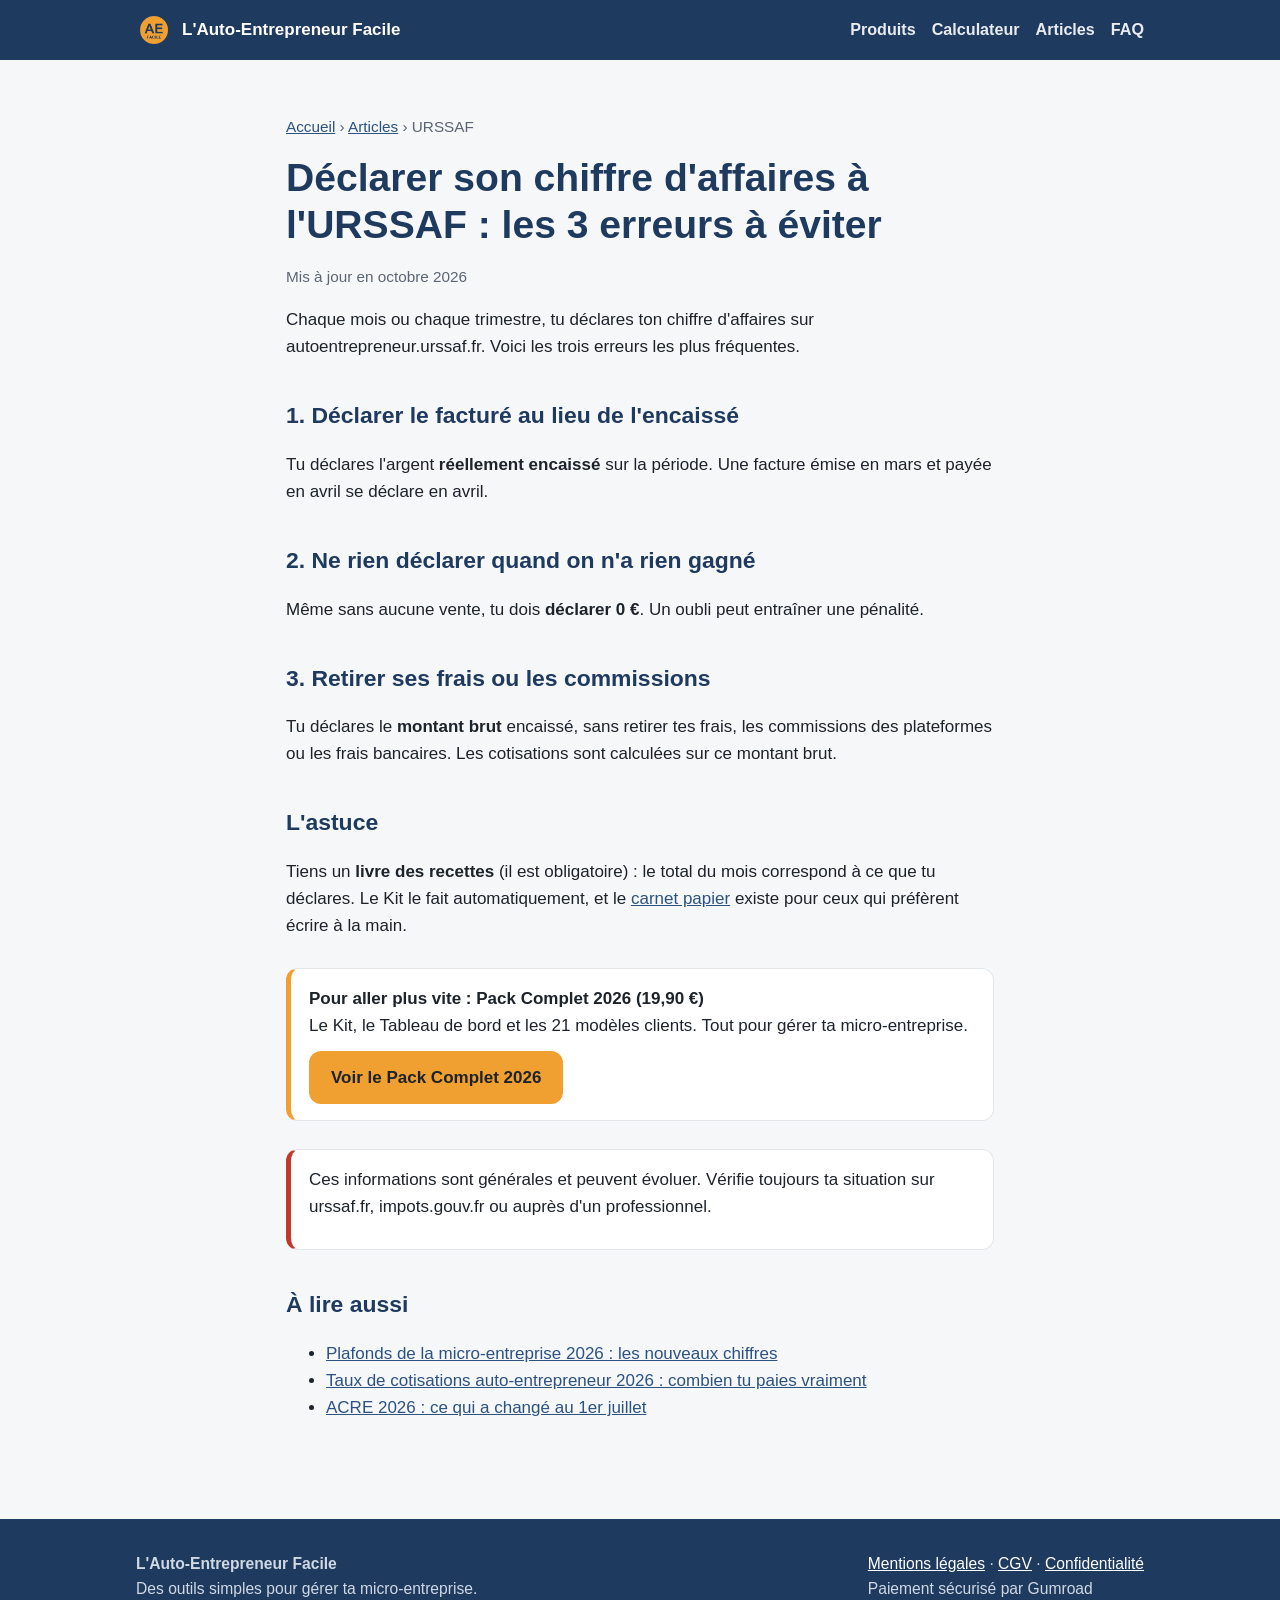
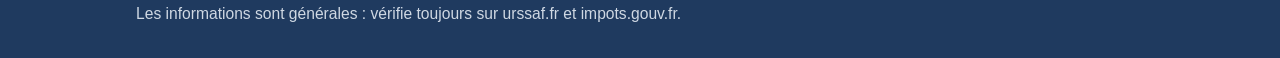
<file: articles/declarer-chiffre-affaires-urssaf.html>
<!doctype html>
<html lang="fr">
<head>
<meta charset="utf-8">
<meta name="viewport" content="width=device-width, initial-scale=1">
<title>Déclarer son chiffre d'affaires à l'URSSAF : les 3 erreurs à éviter</title>
<meta name="description" content="Micro-entrepreneur : déclarer l'encaissé et non le facturé, déclarer 0 € quand on n'a rien gagné, déclarer le montant brut.">
<link rel="canonical" href="https://kartel97.github.io/ae-facile/articles/declarer-chiffre-affaires-urssaf.html">
<meta property="og:title" content="Déclarer son chiffre d'affaires à l'URSSAF : les 3 erreurs à éviter">
<meta property="og:description" content="Micro-entrepreneur : déclarer l'encaissé et non le facturé, déclarer 0 € quand on n'a rien gagné, déclarer le montant brut.">
<meta property="og:type" content="website">
<meta property="og:url" content="https://kartel97.github.io/ae-facile/articles/declarer-chiffre-affaires-urssaf.html">
<meta property="og:image" content="https://kartel97.github.io/ae-facile/img/partage.jpg">
<meta name="twitter:card" content="summary_large_image">
<link rel="icon" href="../favicon.png">
<link rel="stylesheet" href="../style.css">
<script type="application/ld+json">{"@context":"https://schema.org","@type":"Article","headline":"Déclarer son chiffre d'affaires à l'URSSAF : les 3 erreurs à éviter","description":"Micro-entrepreneur : déclarer l'encaissé et non le facturé, déclarer 0 € quand on n'a rien gagné, déclarer le montant brut.","inLanguage":"fr"}</script>
</head>
<body>
<header><div class="wrap">
<a class="logo" href="../index.html"><img src="../img/logo.png" alt="">L'Auto-Entrepreneur Facile</a>
<nav><a href="../index.html#produits">Produits</a><a href="../index.html#calcul">Calculateur</a><a href="../index.html#articles">Articles</a><a href="../index.html#faq">FAQ</a></nav>
</div></header>
<article class="article">
<p class="fil"><a href="../index.html">Accueil</a> › <a href="../index.html#articles">Articles</a> › URSSAF</p>
<h1>Déclarer son chiffre d'affaires à l'URSSAF : les 3 erreurs à éviter</h1>
<p class="maj">Mis à jour en octobre 2026</p>
<p>Chaque mois ou chaque trimestre, tu déclares ton chiffre d'affaires sur autoentrepreneur.urssaf.fr. Voici les trois erreurs les plus fréquentes.</p>
<h2>1. Déclarer le facturé au lieu de l'encaissé</h2>
<p>Tu déclares l'argent <b>réellement encaissé</b> sur la période. Une facture émise en mars et payée en avril se déclare en avril.</p>
<h2>2. Ne rien déclarer quand on n'a rien gagné</h2>
<p>Même sans aucune vente, tu dois <b>déclarer 0 €</b>. Un oubli peut entraîner une pénalité.</p>
<h2>3. Retirer ses frais ou les commissions</h2>
<p>Tu déclares le <b>montant brut</b> encaissé, sans retirer tes frais, les commissions des plateformes ou les frais bancaires. Les cotisations sont calculées sur ce montant brut.</p>
<h2>L'astuce</h2>
<p>Tiens un <b>livre des recettes</b> (il est obligatoire) : le total du mois correspond à ce que tu déclares. Le Kit le fait automatiquement, et le <a href="https://www.amazon.fr/dp/B0HNXX6VR6" target="_blank" rel="noopener">carnet papier</a> existe pour ceux qui préfèrent écrire à la main.</p>
<div class="encart"><p><b>Pour aller plus vite : Pack Complet 2026 (19,90 €)</b><br>Le Kit, le Tableau de bord et les 21 modèles clients. Tout pour gérer ta micro-entreprise.</p>
<a class="btn" href="https://kartel97.gumroad.com/l/moonu" target="_blank" rel="noopener">Voir le Pack Complet 2026</a></div>
<div class="encart attention"><p>Ces informations sont générales et peuvent évoluer. Vérifie toujours ta situation sur urssaf.fr, impots.gouv.fr ou auprès d'un professionnel.</p></div>
<h2>À lire aussi</h2><ul><li><a href="plafonds-micro-entreprise-2026.html">Plafonds de la micro-entreprise 2026 : les nouveaux chiffres</a></li><li><a href="taux-cotisations-auto-entrepreneur-2026.html">Taux de cotisations auto-entrepreneur 2026 : combien tu paies vraiment</a></li><li><a href="acre-2026-ce-qui-change.html">ACRE 2026 : ce qui a changé au 1er juillet</a></li></ul>
</article>
<footer><div class="wrap">
<div><b>L'Auto-Entrepreneur Facile</b><br>Des outils simples pour gérer ta micro-entreprise.<br>Les informations sont générales : vérifie toujours sur urssaf.fr et impots.gouv.fr.</div>
<div><a href="../mentions-legales.html">Mentions légales</a> · <a href="../cgv.html">CGV</a> · <a href="../confidentialite.html">Confidentialité</a><br>Paiement sécurisé par Gumroad</div>
</div></footer>
</body>
</html>
</file>
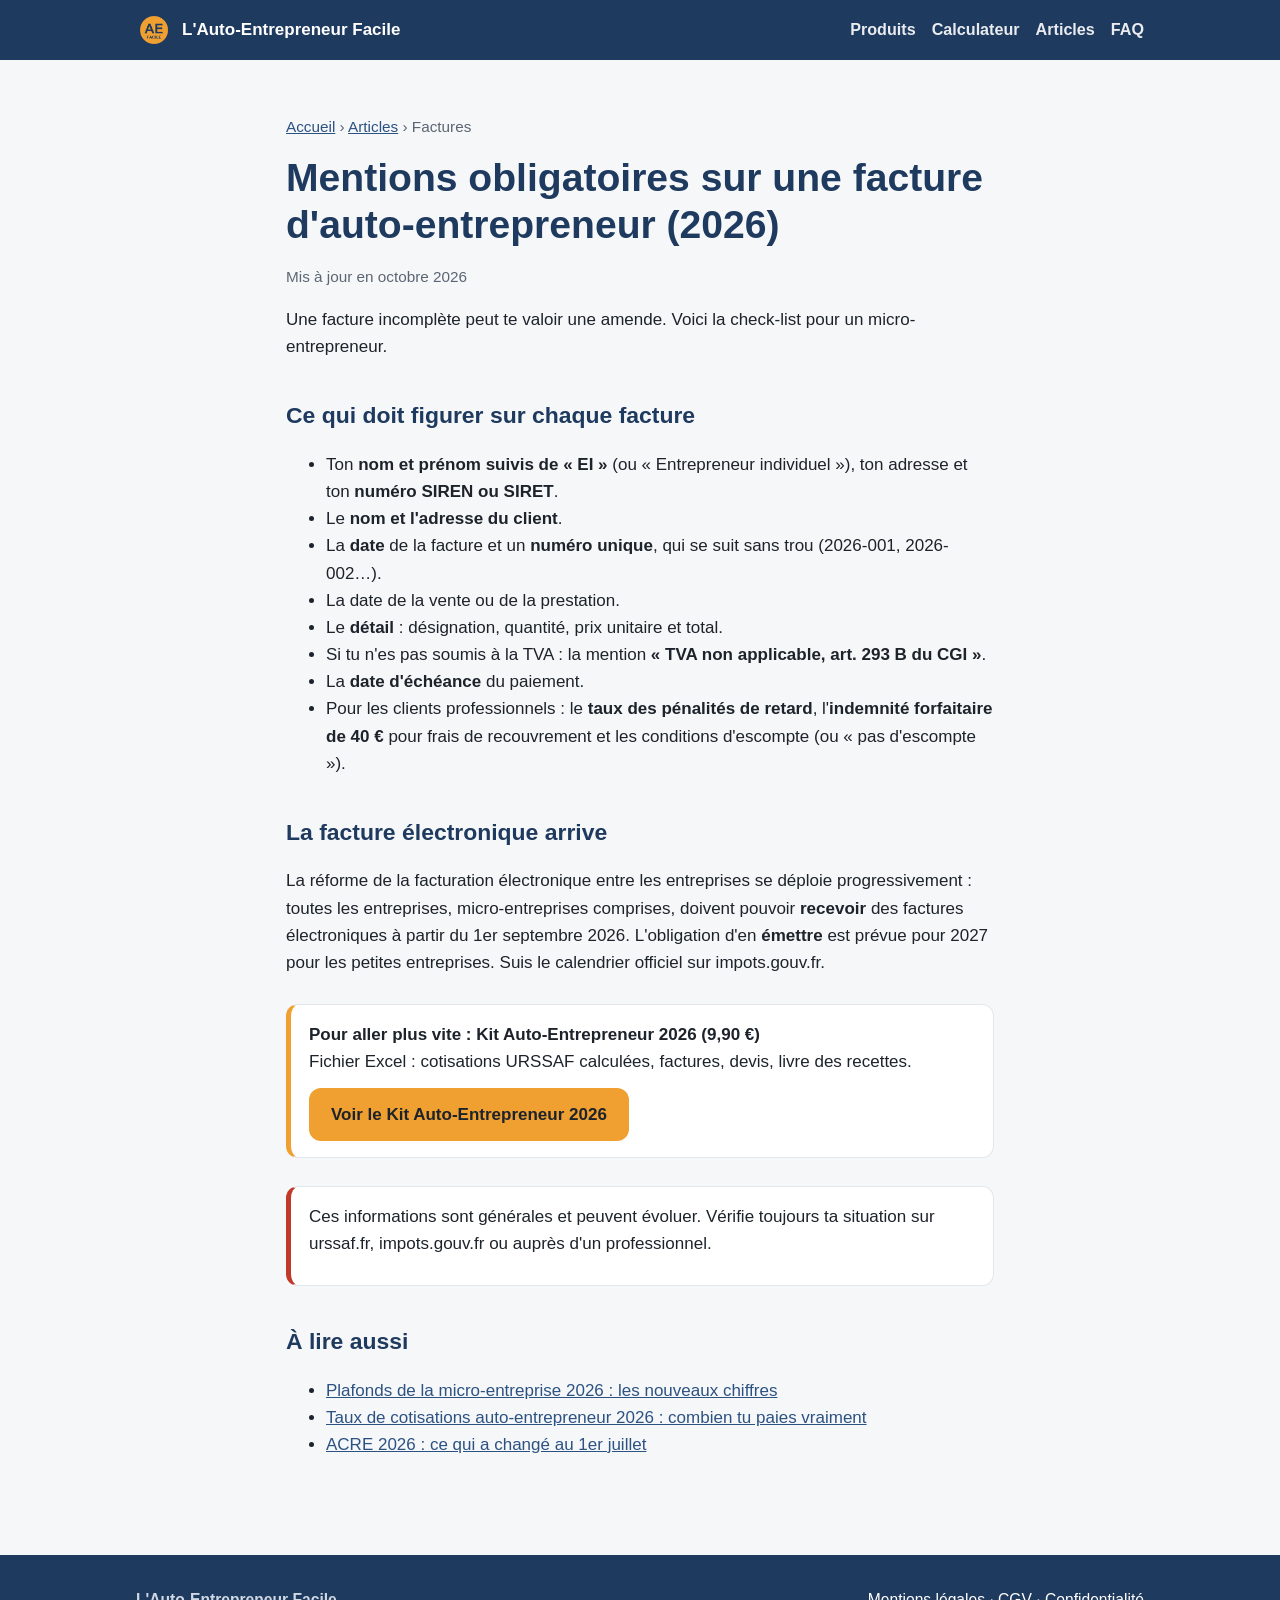
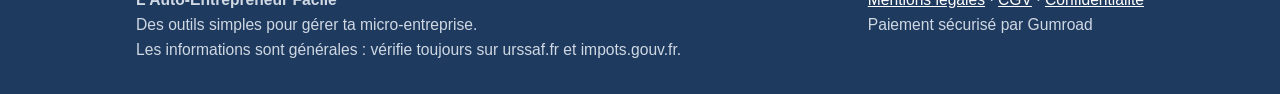
<file: articles/mentions-obligatoires-facture-auto-entrepreneur.html>
<!doctype html>
<html lang="fr">
<head>
<meta charset="utf-8">
<meta name="viewport" content="width=device-width, initial-scale=1">
<title>Mentions obligatoires sur une facture d'auto-entrepreneur (2026)</title>
<meta name="description" content="La liste des mentions obligatoires sur une facture de micro-entrepreneur : EI, SIREN, numérotation, TVA non applicable art. 293 B, pénalités, 40 €.">
<link rel="canonical" href="https://kartel97.github.io/ae-facile/articles/mentions-obligatoires-facture-auto-entrepreneur.html">
<meta property="og:title" content="Mentions obligatoires sur une facture d'auto-entrepreneur (2026)">
<meta property="og:description" content="La liste des mentions obligatoires sur une facture de micro-entrepreneur : EI, SIREN, numérotation, TVA non applicable art. 293 B, pénalités, 40 €.">
<meta property="og:type" content="website">
<meta property="og:url" content="https://kartel97.github.io/ae-facile/articles/mentions-obligatoires-facture-auto-entrepreneur.html">
<meta property="og:image" content="https://kartel97.github.io/ae-facile/img/partage.jpg">
<meta name="twitter:card" content="summary_large_image">
<link rel="icon" href="../favicon.png">
<link rel="stylesheet" href="../style.css">
<script type="application/ld+json">{"@context":"https://schema.org","@type":"Article","headline":"Mentions obligatoires sur une facture d'auto-entrepreneur (2026)","description":"La liste des mentions obligatoires sur une facture de micro-entrepreneur : EI, SIREN, numérotation, TVA non applicable art. 293 B, pénalités, 40 €.","inLanguage":"fr"}</script>
</head>
<body>
<header><div class="wrap">
<a class="logo" href="../index.html"><img src="../img/logo.png" alt="">L'Auto-Entrepreneur Facile</a>
<nav><a href="../index.html#produits">Produits</a><a href="../index.html#calcul">Calculateur</a><a href="../index.html#articles">Articles</a><a href="../index.html#faq">FAQ</a></nav>
</div></header>
<article class="article">
<p class="fil"><a href="../index.html">Accueil</a> › <a href="../index.html#articles">Articles</a> › Factures</p>
<h1>Mentions obligatoires sur une facture d'auto-entrepreneur (2026)</h1>
<p class="maj">Mis à jour en octobre 2026</p>
<p>Une facture incomplète peut te valoir une amende. Voici la check-list pour un micro-entrepreneur.</p>
<h2>Ce qui doit figurer sur chaque facture</h2>
<ul><li>Ton <b>nom et prénom suivis de « EI »</b> (ou « Entrepreneur individuel »), ton adresse et ton <b>numéro SIREN ou SIRET</b>.</li>
<li>Le <b>nom et l'adresse du client</b>.</li>
<li>La <b>date</b> de la facture et un <b>numéro unique</b>, qui se suit sans trou (2026-001, 2026-002…).</li>
<li>La date de la vente ou de la prestation.</li>
<li>Le <b>détail</b> : désignation, quantité, prix unitaire et total.</li>
<li>Si tu n'es pas soumis à la TVA : la mention <b>« TVA non applicable, art. 293 B du CGI »</b>.</li>
<li>La <b>date d'échéance</b> du paiement.</li>
<li>Pour les clients professionnels : le <b>taux des pénalités de retard</b>, l'<b>indemnité forfaitaire de 40 €</b> pour frais de recouvrement et les conditions d'escompte (ou « pas d'escompte »).</li></ul>
<h2>La facture électronique arrive</h2>
<p>La réforme de la facturation électronique entre les entreprises se déploie progressivement : toutes les entreprises, micro-entreprises comprises, doivent pouvoir <b>recevoir</b> des factures électroniques à partir du 1er septembre 2026. L'obligation d'en <b>émettre</b> est prévue pour 2027 pour les petites entreprises. Suis le calendrier officiel sur impots.gouv.fr.</p>
<div class="encart"><p><b>Pour aller plus vite : Kit Auto-Entrepreneur 2026 (9,90 €)</b><br>Fichier Excel : cotisations URSSAF calculées, factures, devis, livre des recettes.</p>
<a class="btn" href="https://kartel97.gumroad.com/l/obrjij" target="_blank" rel="noopener">Voir le Kit Auto-Entrepreneur 2026</a></div>
<div class="encart attention"><p>Ces informations sont générales et peuvent évoluer. Vérifie toujours ta situation sur urssaf.fr, impots.gouv.fr ou auprès d'un professionnel.</p></div>
<h2>À lire aussi</h2><ul><li><a href="plafonds-micro-entreprise-2026.html">Plafonds de la micro-entreprise 2026 : les nouveaux chiffres</a></li><li><a href="taux-cotisations-auto-entrepreneur-2026.html">Taux de cotisations auto-entrepreneur 2026 : combien tu paies vraiment</a></li><li><a href="acre-2026-ce-qui-change.html">ACRE 2026 : ce qui a changé au 1er juillet</a></li></ul>
</article>
<footer><div class="wrap">
<div><b>L'Auto-Entrepreneur Facile</b><br>Des outils simples pour gérer ta micro-entreprise.<br>Les informations sont générales : vérifie toujours sur urssaf.fr et impots.gouv.fr.</div>
<div><a href="../mentions-legales.html">Mentions légales</a> · <a href="../cgv.html">CGV</a> · <a href="../confidentialite.html">Confidentialité</a><br>Paiement sécurisé par Gumroad</div>
</div></footer>
</body>
</html>
</file>
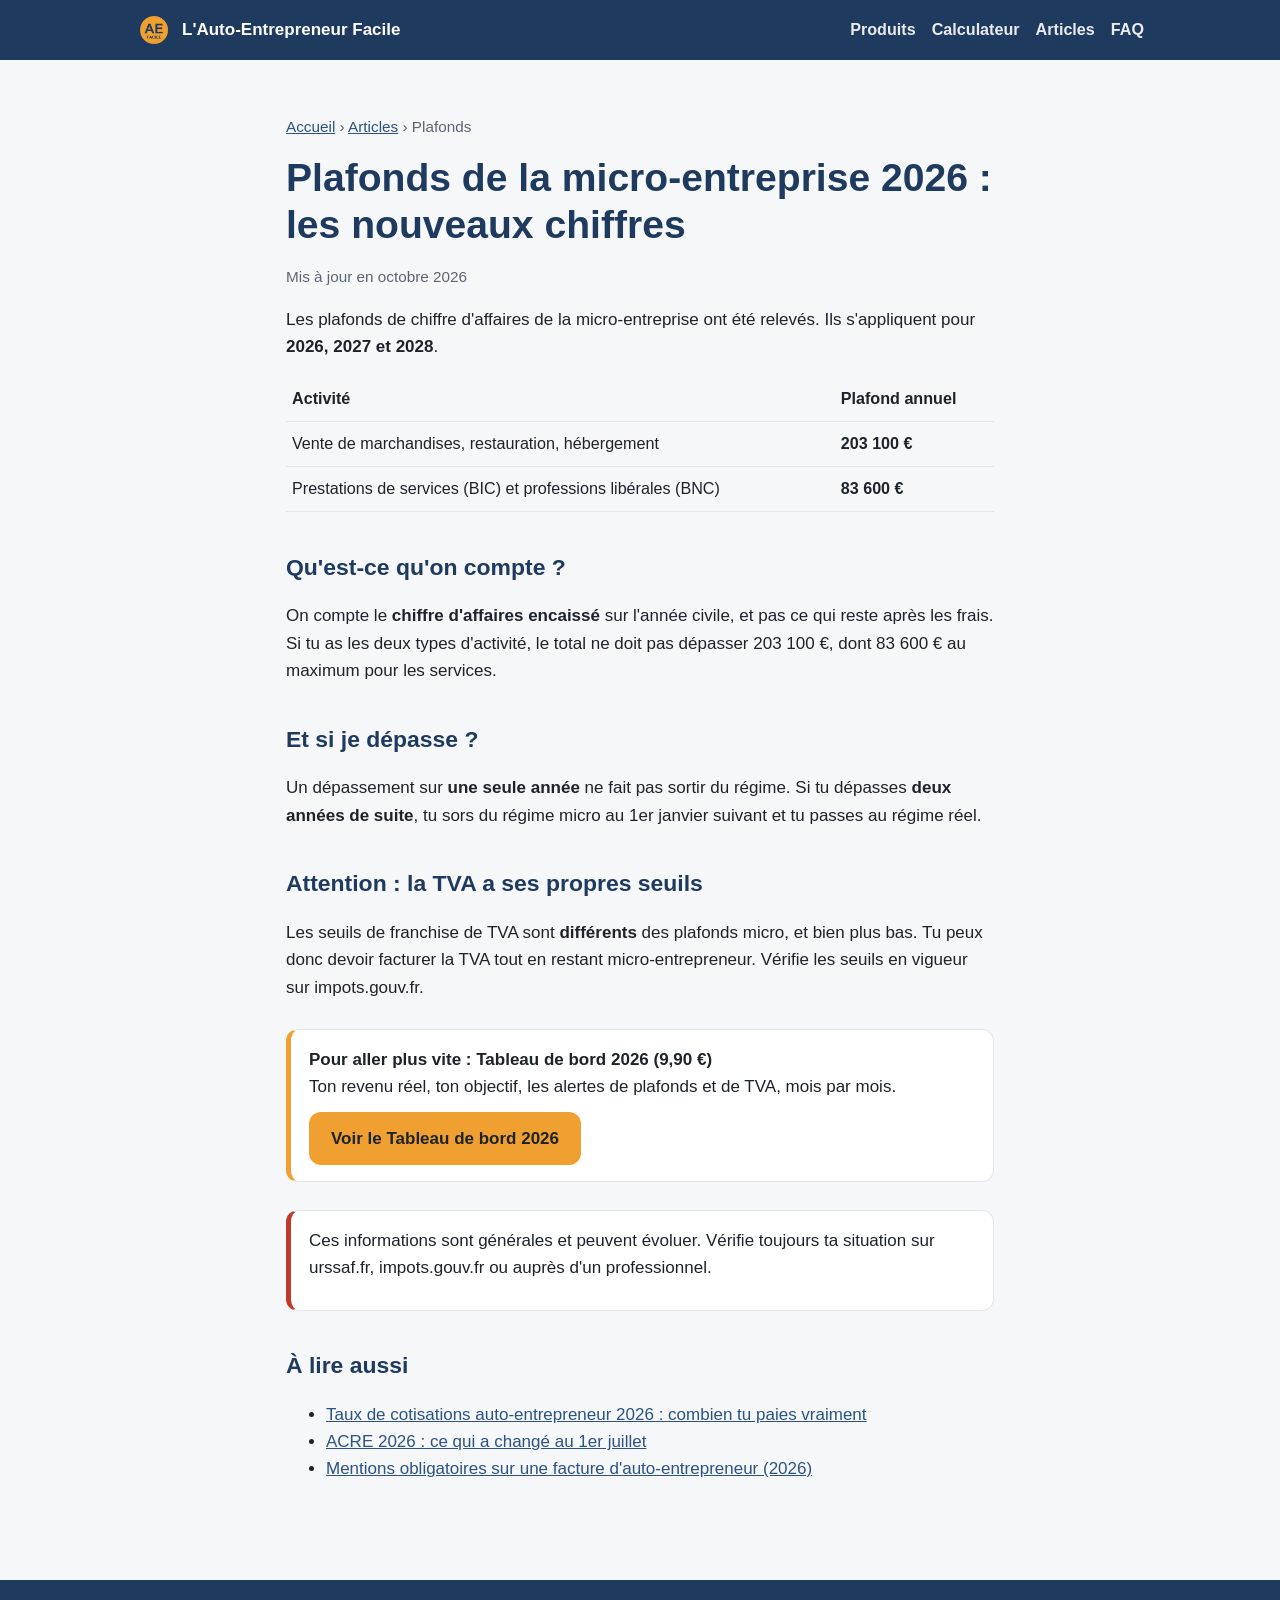
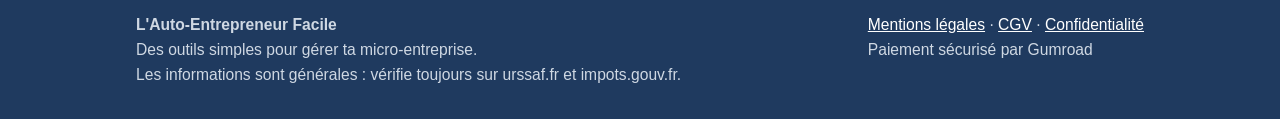
<file: articles/plafonds-micro-entreprise-2026.html>
<!doctype html>
<html lang="fr">
<head>
<meta charset="utf-8">
<meta name="viewport" content="width=device-width, initial-scale=1">
<title>Plafonds de la micro-entreprise 2026 : les nouveaux chiffres</title>
<meta name="description" content="Plafonds de chiffre d'affaires de la micro-entreprise pour 2026, 2027 et 2028 : 203 100 € pour la vente, 83 600 € pour les services. Ce qui se passe si tu dépasses.">
<link rel="canonical" href="https://kartel97.github.io/ae-facile/articles/plafonds-micro-entreprise-2026.html">
<meta property="og:title" content="Plafonds de la micro-entreprise 2026 : les nouveaux chiffres">
<meta property="og:description" content="Plafonds de chiffre d'affaires de la micro-entreprise pour 2026, 2027 et 2028 : 203 100 € pour la vente, 83 600 € pour les services. Ce qui se passe si tu dépasses.">
<meta property="og:type" content="website">
<meta property="og:url" content="https://kartel97.github.io/ae-facile/articles/plafonds-micro-entreprise-2026.html">
<meta property="og:image" content="https://kartel97.github.io/ae-facile/img/partage.jpg">
<meta name="twitter:card" content="summary_large_image">
<link rel="icon" href="../favicon.png">
<link rel="stylesheet" href="../style.css">
<script type="application/ld+json">{"@context":"https://schema.org","@type":"Article","headline":"Plafonds de la micro-entreprise 2026 : les nouveaux chiffres","description":"Plafonds de chiffre d'affaires de la micro-entreprise pour 2026, 2027 et 2028 : 203 100 € pour la vente, 83 600 € pour les services. Ce qui se passe si tu dépasses.","inLanguage":"fr"}</script>
</head>
<body>
<header><div class="wrap">
<a class="logo" href="../index.html"><img src="../img/logo.png" alt="">L'Auto-Entrepreneur Facile</a>
<nav><a href="../index.html#produits">Produits</a><a href="../index.html#calcul">Calculateur</a><a href="../index.html#articles">Articles</a><a href="../index.html#faq">FAQ</a></nav>
</div></header>
<article class="article">
<p class="fil"><a href="../index.html">Accueil</a> › <a href="../index.html#articles">Articles</a> › Plafonds</p>
<h1>Plafonds de la micro-entreprise 2026 : les nouveaux chiffres</h1>
<p class="maj">Mis à jour en octobre 2026</p>
<p>Les plafonds de chiffre d'affaires de la micro-entreprise ont été relevés. Ils s'appliquent pour <b>2026, 2027 et 2028</b>.</p>
<table><tr><th>Activité</th><th>Plafond annuel</th></tr>
<tr><td>Vente de marchandises, restauration, hébergement</td><td><b>203 100 €</b></td></tr>
<tr><td>Prestations de services (BIC) et professions libérales (BNC)</td><td><b>83 600 €</b></td></tr></table>
<h2>Qu'est-ce qu'on compte ?</h2>
<p>On compte le <b>chiffre d'affaires encaissé</b> sur l'année civile, et pas ce qui reste après les frais. Si tu as les deux types d'activité, le total ne doit pas dépasser 203 100 €, dont 83 600 € au maximum pour les services.</p>
<h2>Et si je dépasse ?</h2>
<p>Un dépassement sur <b>une seule année</b> ne fait pas sortir du régime. Si tu dépasses <b>deux années de suite</b>, tu sors du régime micro au 1er janvier suivant et tu passes au régime réel.</p>
<h2>Attention : la TVA a ses propres seuils</h2>
<p>Les seuils de franchise de TVA sont <b>différents</b> des plafonds micro, et bien plus bas. Tu peux donc devoir facturer la TVA tout en restant micro-entrepreneur. Vérifie les seuils en vigueur sur impots.gouv.fr.</p>
<div class="encart"><p><b>Pour aller plus vite : Tableau de bord 2026 (9,90 €)</b><br>Ton revenu réel, ton objectif, les alertes de plafonds et de TVA, mois par mois.</p>
<a class="btn" href="https://kartel97.gumroad.com/l/eqirx" target="_blank" rel="noopener">Voir le Tableau de bord 2026</a></div>
<div class="encart attention"><p>Ces informations sont générales et peuvent évoluer. Vérifie toujours ta situation sur urssaf.fr, impots.gouv.fr ou auprès d'un professionnel.</p></div>
<h2>À lire aussi</h2><ul><li><a href="taux-cotisations-auto-entrepreneur-2026.html">Taux de cotisations auto-entrepreneur 2026 : combien tu paies vraiment</a></li><li><a href="acre-2026-ce-qui-change.html">ACRE 2026 : ce qui a changé au 1er juillet</a></li><li><a href="mentions-obligatoires-facture-auto-entrepreneur.html">Mentions obligatoires sur une facture d'auto-entrepreneur (2026)</a></li></ul>
</article>
<footer><div class="wrap">
<div><b>L'Auto-Entrepreneur Facile</b><br>Des outils simples pour gérer ta micro-entreprise.<br>Les informations sont générales : vérifie toujours sur urssaf.fr et impots.gouv.fr.</div>
<div><a href="../mentions-legales.html">Mentions légales</a> · <a href="../cgv.html">CGV</a> · <a href="../confidentialite.html">Confidentialité</a><br>Paiement sécurisé par Gumroad</div>
</div></footer>
</body>
</html>
</file>
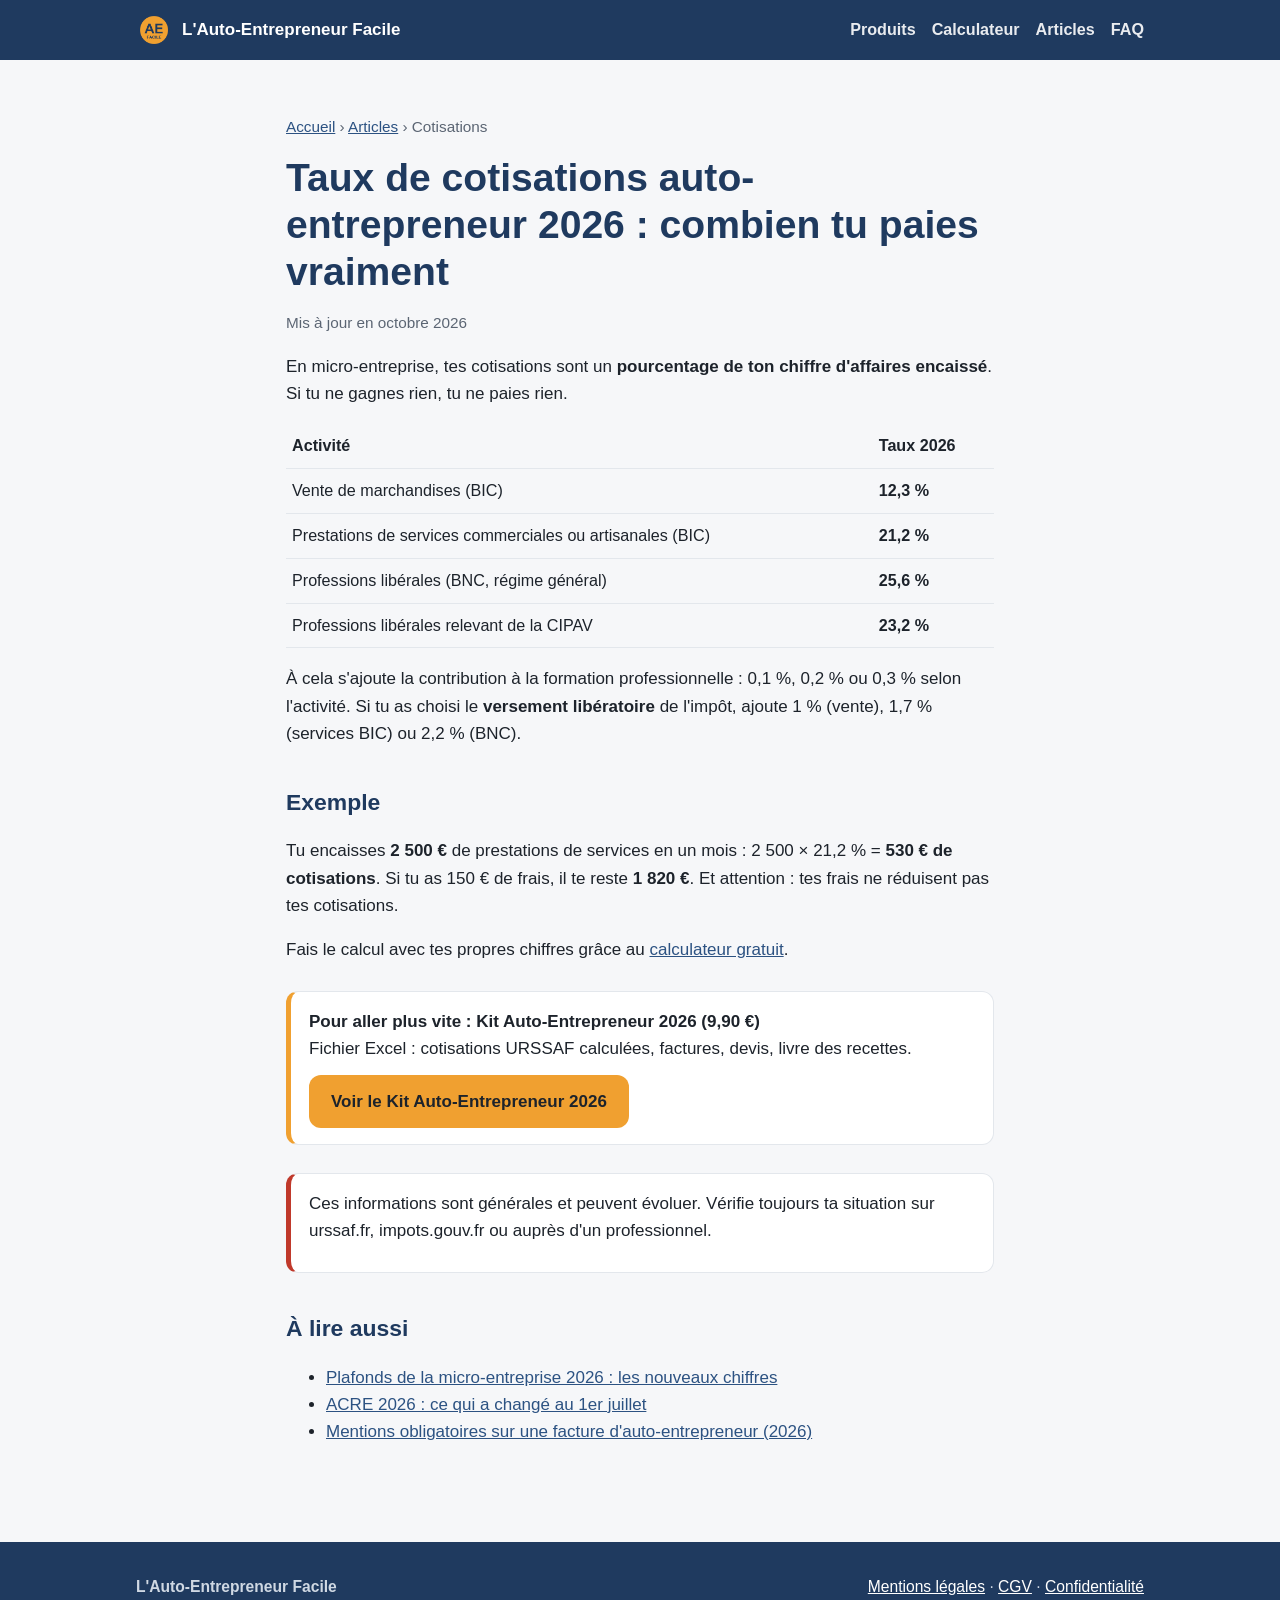
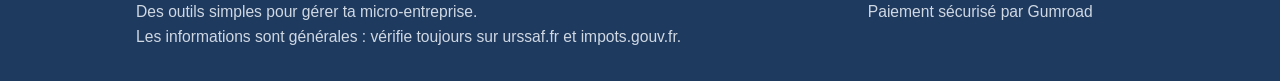
<file: articles/taux-cotisations-auto-entrepreneur-2026.html>
<!doctype html>
<html lang="fr">
<head>
<meta charset="utf-8">
<meta name="viewport" content="width=device-width, initial-scale=1">
<title>Taux de cotisations auto-entrepreneur 2026 : combien tu paies vraiment</title>
<meta name="description" content="Taux URSSAF 2026 de la micro-entreprise : 12,3 % vente, 21,2 % services, 25,6 % libéral, 23,2 % CIPAV. Exemple chiffré.">
<link rel="canonical" href="https://kartel97.github.io/ae-facile/articles/taux-cotisations-auto-entrepreneur-2026.html">
<meta property="og:title" content="Taux de cotisations auto-entrepreneur 2026 : combien tu paies vraiment">
<meta property="og:description" content="Taux URSSAF 2026 de la micro-entreprise : 12,3 % vente, 21,2 % services, 25,6 % libéral, 23,2 % CIPAV. Exemple chiffré.">
<meta property="og:type" content="website">
<meta property="og:url" content="https://kartel97.github.io/ae-facile/articles/taux-cotisations-auto-entrepreneur-2026.html">
<meta property="og:image" content="https://kartel97.github.io/ae-facile/img/partage.jpg">
<meta name="twitter:card" content="summary_large_image">
<link rel="icon" href="../favicon.png">
<link rel="stylesheet" href="../style.css">
<script type="application/ld+json">{"@context":"https://schema.org","@type":"Article","headline":"Taux de cotisations auto-entrepreneur 2026 : combien tu paies vraiment","description":"Taux URSSAF 2026 de la micro-entreprise : 12,3 % vente, 21,2 % services, 25,6 % libéral, 23,2 % CIPAV. Exemple chiffré.","inLanguage":"fr"}</script>
</head>
<body>
<header><div class="wrap">
<a class="logo" href="../index.html"><img src="../img/logo.png" alt="">L'Auto-Entrepreneur Facile</a>
<nav><a href="../index.html#produits">Produits</a><a href="../index.html#calcul">Calculateur</a><a href="../index.html#articles">Articles</a><a href="../index.html#faq">FAQ</a></nav>
</div></header>
<article class="article">
<p class="fil"><a href="../index.html">Accueil</a> › <a href="../index.html#articles">Articles</a> › Cotisations</p>
<h1>Taux de cotisations auto-entrepreneur 2026 : combien tu paies vraiment</h1>
<p class="maj">Mis à jour en octobre 2026</p>
<p>En micro-entreprise, tes cotisations sont un <b>pourcentage de ton chiffre d'affaires encaissé</b>. Si tu ne gagnes rien, tu ne paies rien.</p>
<table><tr><th>Activité</th><th>Taux 2026</th></tr>
<tr><td>Vente de marchandises (BIC)</td><td><b>12,3 %</b></td></tr>
<tr><td>Prestations de services commerciales ou artisanales (BIC)</td><td><b>21,2 %</b></td></tr>
<tr><td>Professions libérales (BNC, régime général)</td><td><b>25,6 %</b></td></tr>
<tr><td>Professions libérales relevant de la CIPAV</td><td><b>23,2 %</b></td></tr></table>
<p>À cela s'ajoute la contribution à la formation professionnelle : 0,1 %, 0,2 % ou 0,3 % selon l'activité. Si tu as choisi le <b>versement libératoire</b> de l'impôt, ajoute 1 % (vente), 1,7 % (services BIC) ou 2,2 % (BNC).</p>
<h2>Exemple</h2>
<p>Tu encaisses <b>2 500 €</b> de prestations de services en un mois : 2 500 × 21,2 % = <b>530 € de cotisations</b>. Si tu as 150 € de frais, il te reste <b>1 820 €</b>. Et attention : tes frais ne réduisent pas tes cotisations.</p>
<p>Fais le calcul avec tes propres chiffres grâce au <a href="../index.html#calcul">calculateur gratuit</a>.</p>
<div class="encart"><p><b>Pour aller plus vite : Kit Auto-Entrepreneur 2026 (9,90 €)</b><br>Fichier Excel : cotisations URSSAF calculées, factures, devis, livre des recettes.</p>
<a class="btn" href="https://kartel97.gumroad.com/l/obrjij" target="_blank" rel="noopener">Voir le Kit Auto-Entrepreneur 2026</a></div>
<div class="encart attention"><p>Ces informations sont générales et peuvent évoluer. Vérifie toujours ta situation sur urssaf.fr, impots.gouv.fr ou auprès d'un professionnel.</p></div>
<h2>À lire aussi</h2><ul><li><a href="plafonds-micro-entreprise-2026.html">Plafonds de la micro-entreprise 2026 : les nouveaux chiffres</a></li><li><a href="acre-2026-ce-qui-change.html">ACRE 2026 : ce qui a changé au 1er juillet</a></li><li><a href="mentions-obligatoires-facture-auto-entrepreneur.html">Mentions obligatoires sur une facture d'auto-entrepreneur (2026)</a></li></ul>
</article>
<footer><div class="wrap">
<div><b>L'Auto-Entrepreneur Facile</b><br>Des outils simples pour gérer ta micro-entreprise.<br>Les informations sont générales : vérifie toujours sur urssaf.fr et impots.gouv.fr.</div>
<div><a href="../mentions-legales.html">Mentions légales</a> · <a href="../cgv.html">CGV</a> · <a href="../confidentialite.html">Confidentialité</a><br>Paiement sécurisé par Gumroad</div>
</div></footer>
</body>
</html>
</file>
<file: style.css>
:root{--acc-texte:#9a5b00;--bleu:#1F3A5F;--bleu2:#2c5282;--acc:#F0A030;--fond:#F6F7F9;--carte:#fff;--texte:#1d232b;--gris:#5b6573;--ligne:#e3e7ec;--vert:#1b7f3b}
@media (prefers-color-scheme:dark){:root{--acc-texte:#F0A030;--bleu:#9cc3ff;--bleu2:#7fb0ff;--fond:#12151a;--carte:#1c2128;--texte:#e8ebef;--gris:#9aa4b1;--ligne:#2c333d;--vert:#5fd38a}}
*{box-sizing:border-box}
@media (prefers-reduced-motion:no-preference){html{scroll-behavior:smooth}}
:focus-visible{outline:3px solid var(--acc);outline-offset:3px;border-radius:6px}
body{margin:0;background:var(--fond);color:var(--texte);font:17px/1.6 -apple-system,BlinkMacSystemFont,"Segoe UI",Roboto,Arial,sans-serif}
a{color:var(--bleu2)}
img{max-width:100%;height:auto;display:block}
.wrap{max-width:1040px;margin:0 auto;padding:0 16px}
header{background:#1F3A5F;color:#fff;position:sticky;top:0;z-index:10}
header .wrap{display:flex;align-items:center;justify-content:space-between;gap:12px;min-height:60px;flex-wrap:wrap}
.logo{display:flex;align-items:center;gap:10px;color:#fff;text-decoration:none;font-weight:800}
.logo img{width:36px;height:36px;border-radius:50%}
nav{display:flex;gap:16px;flex-wrap:wrap}
nav a{color:#fff;text-decoration:none;font-weight:600;font-size:.95em;opacity:.9}
nav a:hover{opacity:1;text-decoration:underline}
.hero{background:linear-gradient(160deg,#1F3A5F,#2c5282);color:#fff;padding:56px 0 64px}
.hero h1{font-size:clamp(1.9em,5vw,2.8em);line-height:1.15;margin:0 0 14px}
.hero p{font-size:1.15em;opacity:.92;max-width:620px;margin:0 0 24px}
.hero .accent{color:var(--acc)}
.btn{display:inline-block;background:var(--acc);color:#1d232b;font-weight:800;text-decoration:none;padding:13px 22px;border-radius:12px;border:0;cursor:pointer;font-size:1em}
.btn:hover{filter:brightness(1.07)}
.btn.sec{background:transparent;color:inherit;border:2px solid currentColor}
.btns{display:flex;gap:12px;flex-wrap:wrap}
section{padding:48px 0}
h2{color:var(--bleu);font-size:1.7em;margin:0 0 8px}
.sous{color:var(--gris);margin:0 0 24px}
.grille{display:grid;grid-template-columns:repeat(auto-fill,minmax(230px,1fr));gap:18px}
.carte{background:var(--carte);border:1px solid var(--ligne);border-radius:16px;overflow:hidden;display:flex;flex-direction:column}
.carte .corps{padding:16px;display:flex;flex-direction:column;gap:8px;flex:1}
.carte h3{margin:0;font-size:1.1em}
.carte p{margin:0;color:var(--gris);font-size:.95em}
.prix{font-size:1.4em;font-weight:800;color:var(--bleu)}
.prix s{font-size:.65em;color:var(--gris);font-weight:600;margin-left:6px}
.carte .btn{margin-top:auto;text-align:center}
.achat{margin-top:auto;display:flex;flex-direction:column;gap:12px;padding-top:8px}
.confiance{list-style:none;margin:28px 0 0;padding:0;max-width:600px;display:flex;flex-wrap:wrap;gap:10px 22px;font-size:.95em;font-weight:600}
.confiance li{display:flex;align-items:center;gap:7px}
.confiance svg{color:var(--acc);flex:none}
.vedette{border:2px solid var(--acc);position:relative}
.badge{position:absolute;top:10px;left:10px;background:var(--acc);color:#1d232b;font-weight:800;font-size:.8em;padding:4px 10px;border-radius:20px}
.livre img{aspect-ratio:auto;max-height:260px;width:auto;margin:16px auto 0;box-shadow:0 4px 14px rgba(0,0,0,.25)}
.calc{background:var(--carte);border:1px solid var(--ligne);border-radius:16px;padding:22px;display:grid;grid-template-columns:1fr 1fr;gap:22px}
.calc label{display:block;font-weight:600;margin:0 0 12px}
.calc input,.calc select{display:block;width:100%;margin-top:6px;padding:11px;border-radius:10px;border:1px solid var(--ligne);background:var(--fond);color:var(--texte);font-size:16px}
.res{background:var(--fond);border-radius:12px;padding:18px}
.res .l{display:flex;justify-content:space-between;padding:6px 0;border-bottom:1px dashed var(--ligne)}
.res .total{font-size:1.4em;font-weight:800;color:var(--vert);border:0;padding-top:12px}
.articles a.carte{text-decoration:none;color:inherit;padding:18px;gap:6px}
.articles a.carte:hover{border-color:var(--acc)}
.tag{font-size:.8em;font-weight:700;color:var(--acc-texte);text-transform:uppercase;letter-spacing:.04em}
details{background:var(--carte);border:1px solid var(--ligne);border-radius:12px;padding:14px 18px;margin:10px 0}
summary{font-weight:700;cursor:pointer}
details p{margin:10px 0 0;color:var(--gris)}
footer{background:#1F3A5F;color:#cfd8e3;padding:32px 0;font-size:.92em;margin-top:40px}
footer a{color:#fff}
footer .wrap{display:flex;justify-content:space-between;gap:16px;flex-wrap:wrap}
.article{max-width:740px;margin:0 auto;padding:40px 16px}
.article h1{color:var(--bleu);font-size:clamp(1.7em,4.5vw,2.3em);line-height:1.2;margin:.2em 0 .4em}
.article h2{font-size:1.35em;margin-top:1.6em}
.article table{width:100%;border-collapse:collapse;margin:12px 0;font-size:.95em}
.article td,.article th{border-bottom:1px solid var(--ligne);padding:9px 6px;text-align:left}
.article .maj{color:var(--gris);font-size:.9em}
.encart{background:var(--carte);border:1px solid var(--ligne);border-left:5px solid var(--acc);border-radius:12px;padding:16px 18px;margin:28px 0}
.encart p{margin:0 0 12px}
.attention{border-left-color:#c0392b}
.fil{font-size:.9em;color:var(--gris)}
@media (max-width:700px){.calc{grid-template-columns:1fr}nav{gap:12px}header .wrap{padding-top:8px;padding-bottom:8px}.hero{padding:40px 0 48px}}
</file>
